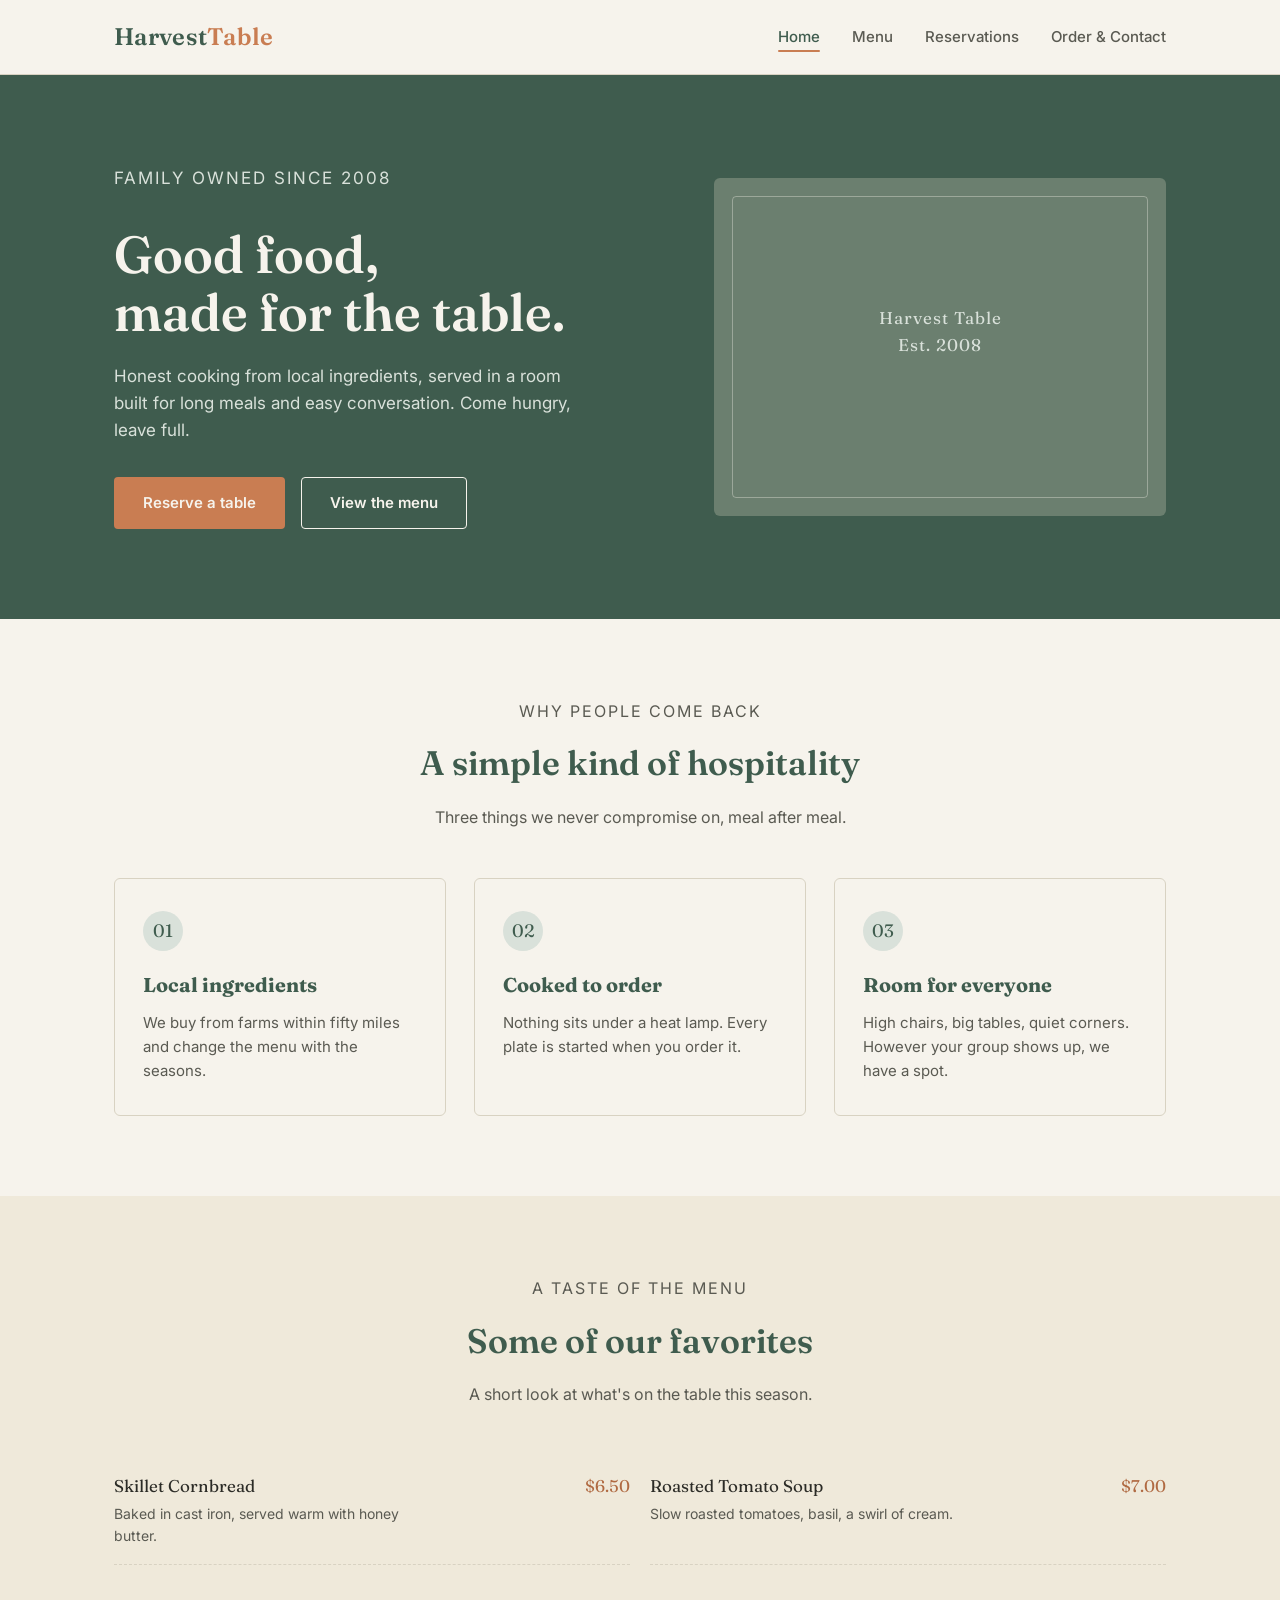
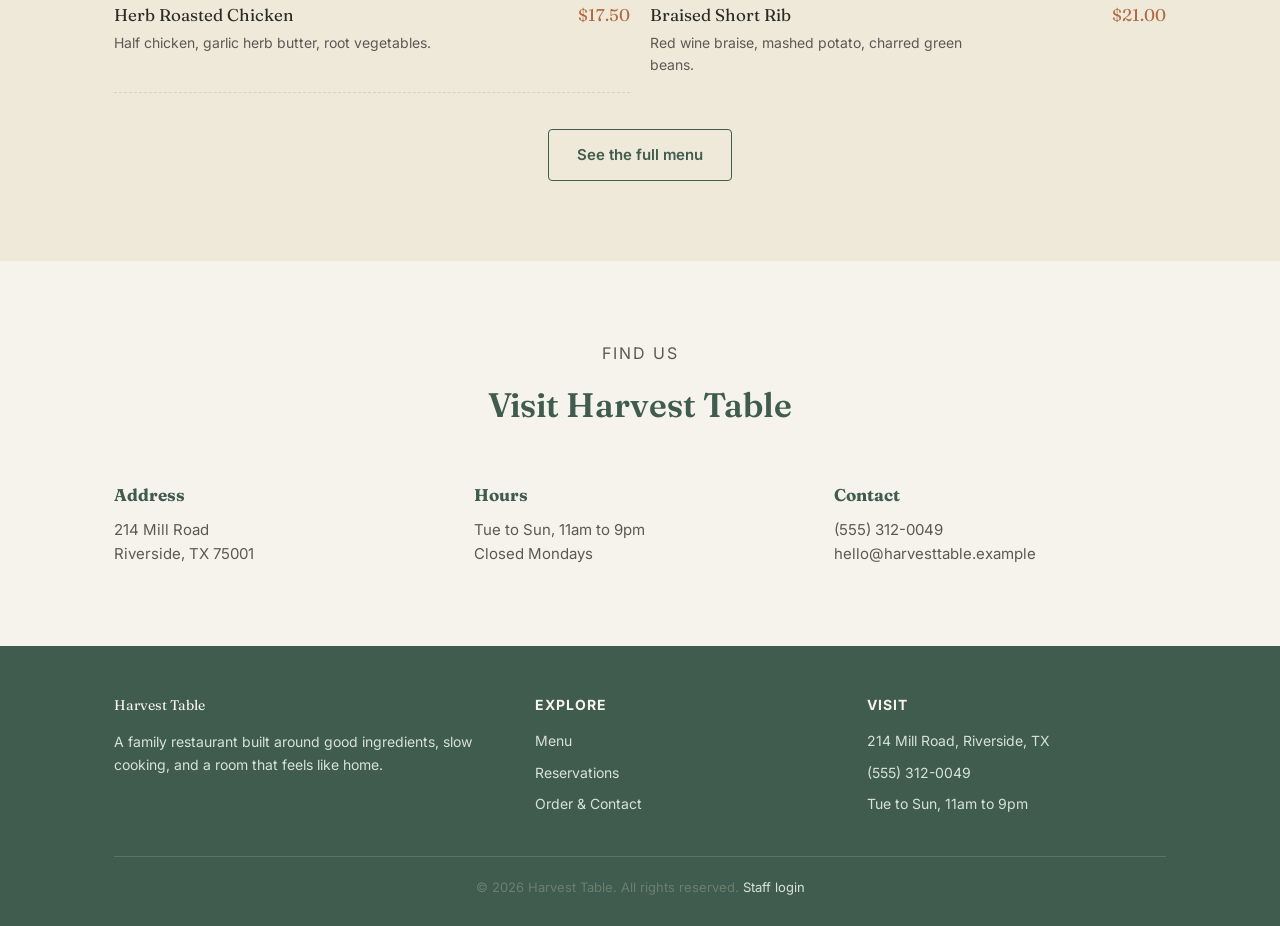
<file: index.html>
<!DOCTYPE html>
<html lang="en">
<head>
<meta charset="UTF-8" />
<meta name="viewport" content="width=device-width, initial-scale=1.0" />
<title>Harvest Table | Family Restaurant</title>
<link rel="preconnect" href="https://fonts.googleapis.com" />
<link href="https://fonts.googleapis.com/css2?family=Fraunces:wght@500;600;700&family=Inter:wght@400;500;600&display=swap" rel="stylesheet" />
<link rel="stylesheet" href="css/style.css" />
<link rel="icon" href="/images/favicon.png">
</head>
<body>

<header class="site-header">
  <div class="wrap">
    <a href="index.html" class="brand">Harvest<span>Table</span></a>
    <nav class="main-nav">
      <ul>
        <li><a href="index.html" class="active">Home</a></li>
        <li><a href="menu.html">Menu</a></li>
        <li><a href="reservations.html">Reservations</a></li>
        <li><a href="contact.html">Order &amp; Contact</a></li>
      </ul>
    </nav>
    <button class="nav-toggle" aria-label="Toggle menu">
      <span></span>
      <span></span>
      <span></span>
    </button>
  </div>
</header>

<section class="hero">
  <div class="wrap">
    <div class="hero-copy">
      <p class="hero-eyebrow">Family owned since 2008</p>
      <h1>Good food,<br />made for the table.</h1>
      <p>Honest cooking from local ingredients, served in a room built for long meals and easy conversation. Come hungry, leave full.</p>
      <div class="hero-actions">
        <a href="reservations.html" class="btn btn-primary">Reserve a table</a>
        <a href="menu.html" class="btn btn-outline">View the menu</a>
      </div>
    </div>
    <div class="hero-art">
      <div class="hero-art-frame"></div>
      <p class="hero-art-mark">Harvest Table<br />Est. 2008</p>
    </div>
  </div>
</section>

<section class="section">
  <div class="wrap">
    <div class="section-header">
      <p class="section-eyebrow">Why people come back</p>
      <h2>A simple kind of hospitality</h2>
      <p>Three things we never compromise on, meal after meal.</p>
    </div>
    <div class="highlight-grid">
      <div class="highlight-card">
        <div class="icon-mark">01</div>
        <h3>Local ingredients</h3>
        <p>We buy from farms within fifty miles and change the menu with the seasons.</p>
      </div>
      <div class="highlight-card">
        <div class="icon-mark">02</div>
        <h3>Cooked to order</h3>
        <p>Nothing sits under a heat lamp. Every plate is started when you order it.</p>
      </div>
      <div class="highlight-card">
        <div class="icon-mark">03</div>
        <h3>Room for everyone</h3>
        <p>High chairs, big tables, quiet corners. However your group shows up, we have a spot.</p>
      </div>
    </div>
  </div>
</section>

<section class="section section-alt">
  <div class="wrap">
    <div class="section-header">
      <p class="section-eyebrow">A taste of the menu</p>
      <h2>Some of our favorites</h2>
      <p>A short look at what's on the table this season.</p>
    </div>
    <div class="menu-card-preview" id="home-menu-preview">
      <!-- filled by JS below -->
    </div>
    <div style="text-align:center; margin-top:36px;">
      <a href="menu.html" class="btn btn-outline">See the full menu</a>
    </div>
  </div>
</section>

<section class="section">
  <div class="wrap">
    <div class="section-header">
      <p class="section-eyebrow">Find us</p>
      <h2>Visit Harvest Table</h2>
    </div>
    <div class="info-grid">
      <div class="info-block">
        <h4>Address</h4>
        <p>214 Mill Road<br />Riverside, TX 75001</p>
      </div>
      <div class="info-block">
        <h4>Hours</h4>
        <p>Tue to Sun, 11am to 9pm<br />Closed Mondays</p>
      </div>
      <div class="info-block">
        <h4>Contact</h4>
        <p>(555) 312-0049<br />hello@harvesttable.example</p>
      </div>
    </div>
  </div>
</section>

<footer class="site-footer">
  <div class="wrap">
    <div class="footer-grid">
      <div>
        <p class="footer-brand">Harvest Table</p>
        <p>A family restaurant built around good ingredients, slow cooking, and a room that feels like home.</p>
      </div>
      <div>
        <h5>Explore</h5>
        <ul>
          <li><a href="menu.html">Menu</a></li>
          <li><a href="reservations.html">Reservations</a></li>
          <li><a href="contact.html">Order &amp; Contact</a></li>
        </ul>
      </div>
      <div>
        <h5>Visit</h5>
        <ul>
          <li>214 Mill Road, Riverside, TX</li>
          <li>(555) 312-0049</li>
          <li>Tue to Sun, 11am to 9pm</li>
        </ul>
      </div>
    </div>
    <div class="footer-bottom">
      <p>&copy; 2026 Harvest Table. All rights reserved. <a href="admin/login.html">Staff login</a></p>
    </div>
  </div>
</footer>

<script src="js/data.js"></script>
<script src="js/main.js"></script>
<script>
  function renderHomeMenuPreview() {
    const container = document.getElementById("home-menu-preview");
    const items = getAvailableMenu().slice(0, 4);
    container.innerHTML = "";
    items.forEach(function (item) {
      const line = document.createElement("div");
      line.className = "menu-line";
      line.innerHTML =
        '<div>' +
          '<div class="menu-line-name">' + item.name + '</div>' +
          '<div class="menu-line-desc">' + item.description + '</div>' +
        '</div>' +
        '<div class="menu-line-price">$' + item.price.toFixed(2) + '</div>';
      container.appendChild(line);
    });
  }

  document.addEventListener("DOMContentLoaded", renderHomeMenuPreview);
</script>

</body>
</html>
</file>
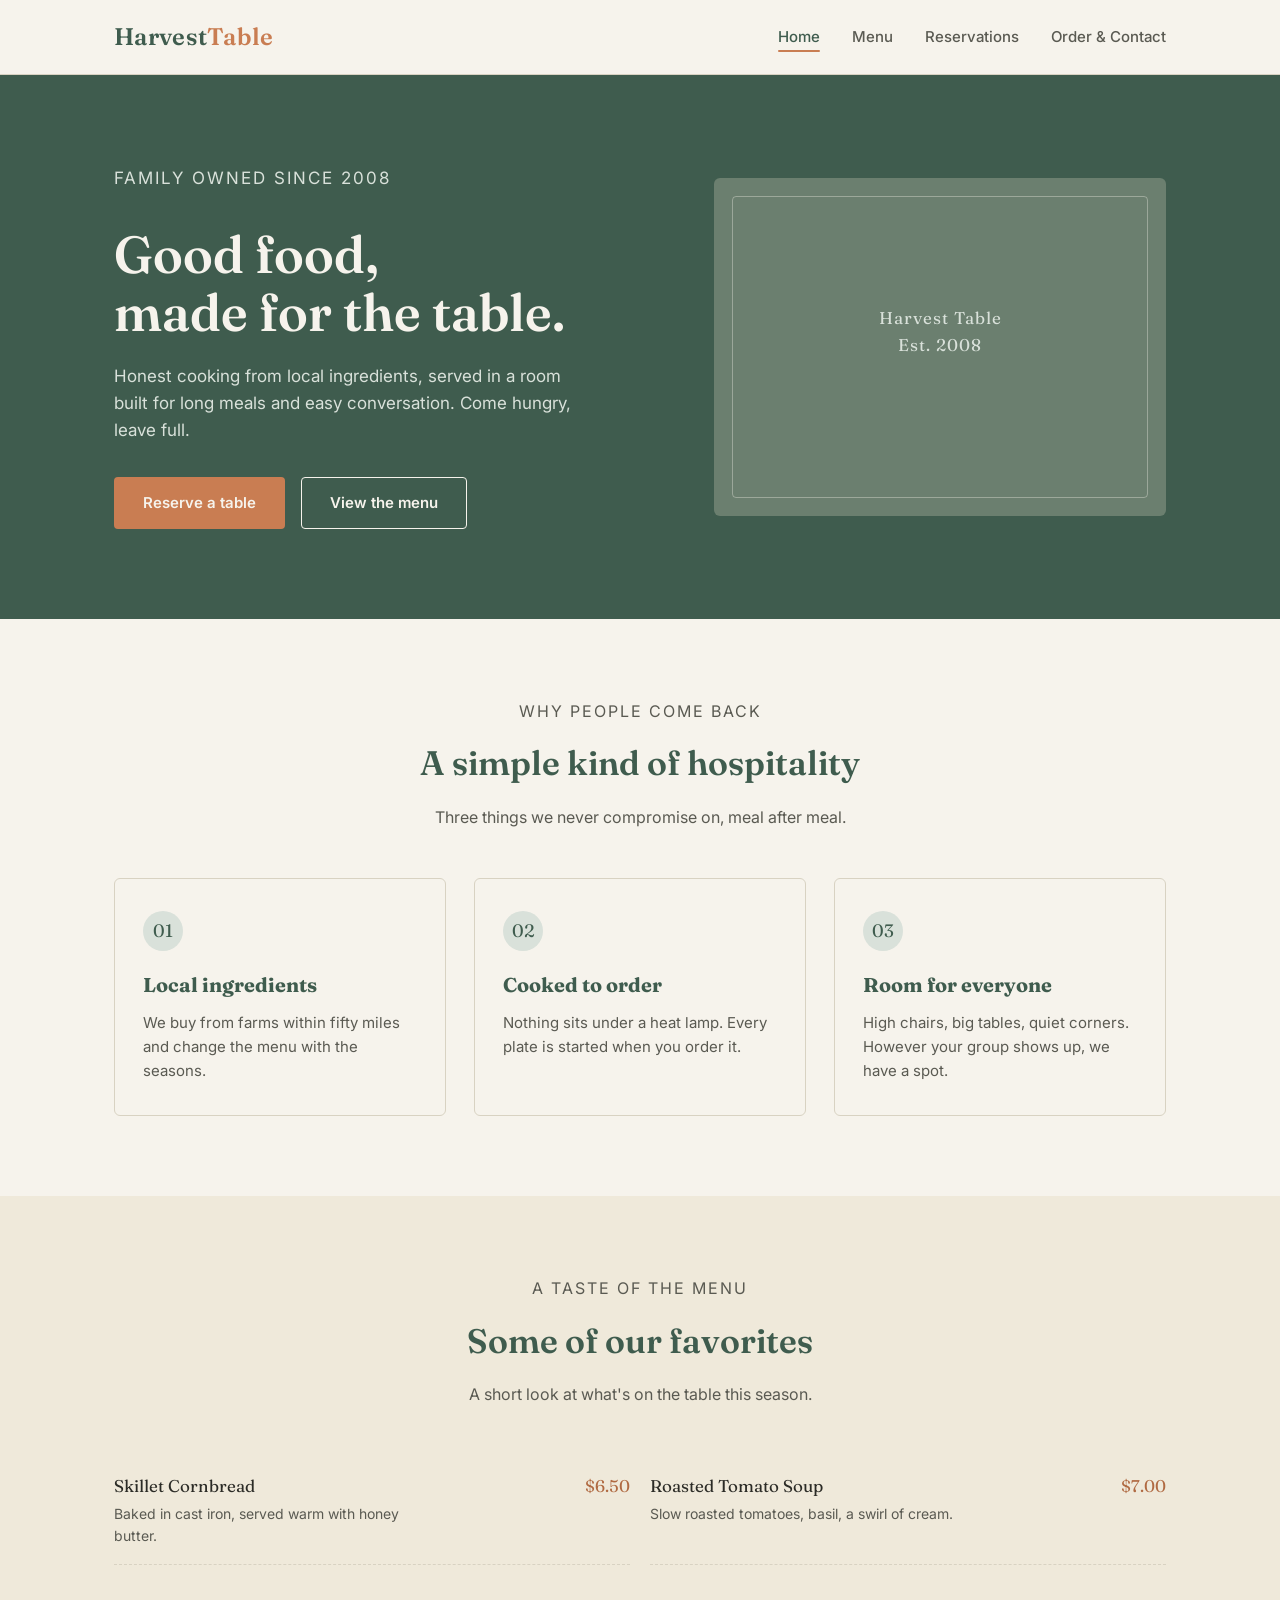
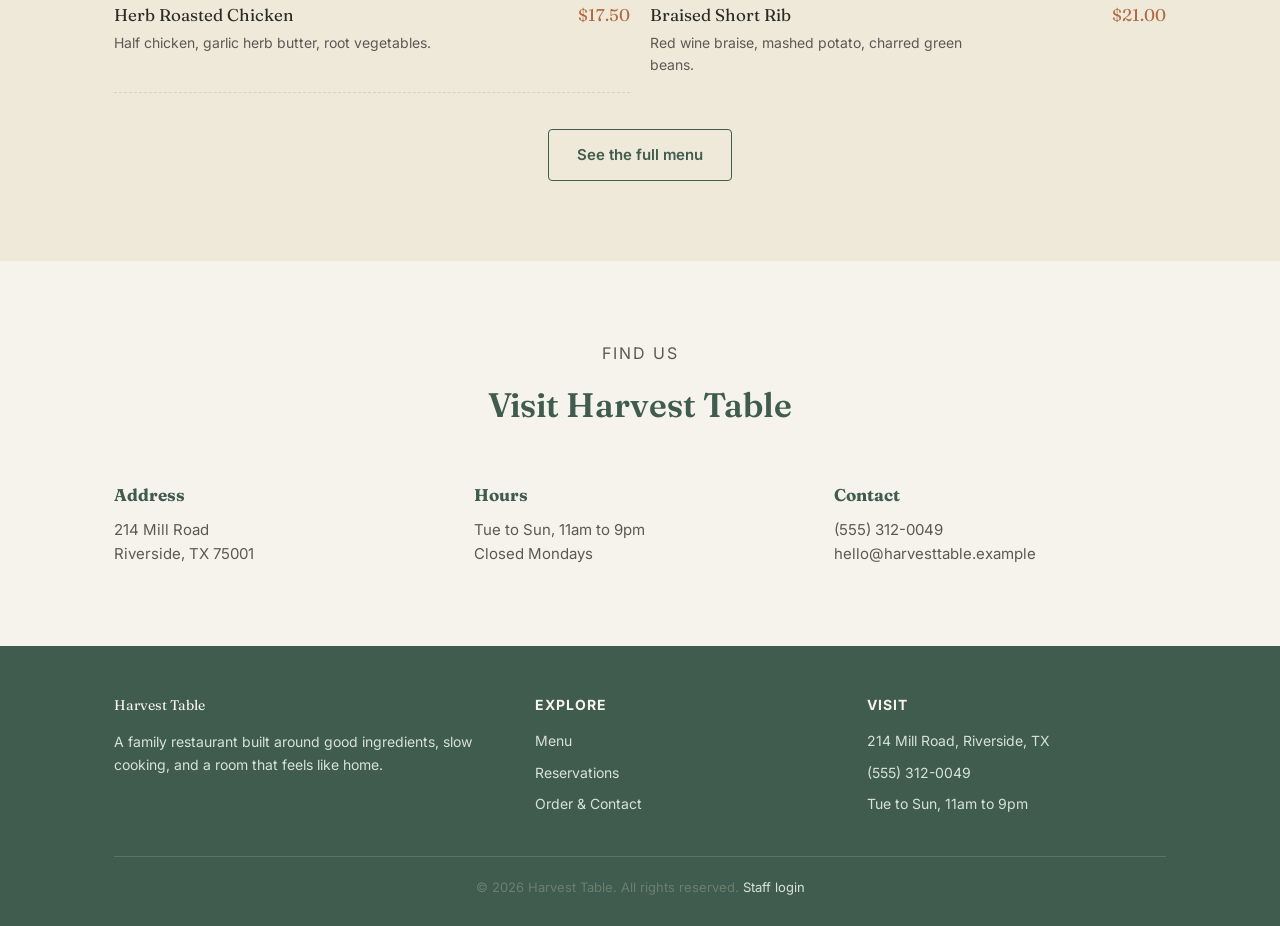
<file: harvest-table/index.html>
<!DOCTYPE html>
<html lang="en">
<head>
<meta charset="UTF-8" />
<meta name="viewport" content="width=device-width, initial-scale=1.0" />
<title>Harvest Table | Family Restaurant</title>
<link rel="preconnect" href="https://fonts.googleapis.com" />
<link href="https://fonts.googleapis.com/css2?family=Fraunces:wght@500;600;700&family=Inter:wght@400;500;600&display=swap" rel="stylesheet" />
<link rel="stylesheet" href="css/style.css" />
</head>
<body>

<header class="site-header">
  <div class="wrap">
    <a href="index.html" class="brand">Harvest<span>Table</span></a>
    <nav class="main-nav">
      <ul>
        <li><a href="index.html" class="active">Home</a></li>
        <li><a href="menu.html">Menu</a></li>
        <li><a href="reservations.html">Reservations</a></li>
        <li><a href="contact.html">Order &amp; Contact</a></li>
      </ul>
    </nav>
    <button class="nav-toggle" aria-label="Toggle menu">
      <span></span>
      <span></span>
      <span></span>
    </button>
  </div>
</header>

<section class="hero">
  <div class="wrap">
    <div class="hero-copy">
      <p class="hero-eyebrow">Family owned since 2008</p>
      <h1>Good food,<br />made for the table.</h1>
      <p>Honest cooking from local ingredients, served in a room built for long meals and easy conversation. Come hungry, leave full.</p>
      <div class="hero-actions">
        <a href="reservations.html" class="btn btn-primary">Reserve a table</a>
        <a href="menu.html" class="btn btn-outline">View the menu</a>
      </div>
    </div>
    <div class="hero-art">
      <div class="hero-art-frame"></div>
      <p class="hero-art-mark">Harvest Table<br />Est. 2008</p>
    </div>
  </div>
</section>

<section class="section">
  <div class="wrap">
    <div class="section-header">
      <p class="section-eyebrow">Why people come back</p>
      <h2>A simple kind of hospitality</h2>
      <p>Three things we never compromise on, meal after meal.</p>
    </div>
    <div class="highlight-grid">
      <div class="highlight-card">
        <div class="icon-mark">01</div>
        <h3>Local ingredients</h3>
        <p>We buy from farms within fifty miles and change the menu with the seasons.</p>
      </div>
      <div class="highlight-card">
        <div class="icon-mark">02</div>
        <h3>Cooked to order</h3>
        <p>Nothing sits under a heat lamp. Every plate is started when you order it.</p>
      </div>
      <div class="highlight-card">
        <div class="icon-mark">03</div>
        <h3>Room for everyone</h3>
        <p>High chairs, big tables, quiet corners. However your group shows up, we have a spot.</p>
      </div>
    </div>
  </div>
</section>

<section class="section section-alt">
  <div class="wrap">
    <div class="section-header">
      <p class="section-eyebrow">A taste of the menu</p>
      <h2>Some of our favorites</h2>
      <p>A short look at what's on the table this season.</p>
    </div>
    <div class="menu-card-preview" id="home-menu-preview">
      <!-- filled by JS below -->
    </div>
    <div style="text-align:center; margin-top:36px;">
      <a href="menu.html" class="btn btn-outline">See the full menu</a>
    </div>
  </div>
</section>

<section class="section">
  <div class="wrap">
    <div class="section-header">
      <p class="section-eyebrow">Find us</p>
      <h2>Visit Harvest Table</h2>
    </div>
    <div class="info-grid">
      <div class="info-block">
        <h4>Address</h4>
        <p>214 Mill Road<br />Riverside, TX 75001</p>
      </div>
      <div class="info-block">
        <h4>Hours</h4>
        <p>Tue to Sun, 11am to 9pm<br />Closed Mondays</p>
      </div>
      <div class="info-block">
        <h4>Contact</h4>
        <p>(555) 312-0049<br />hello@harvesttable.example</p>
      </div>
    </div>
  </div>
</section>

<footer class="site-footer">
  <div class="wrap">
    <div class="footer-grid">
      <div>
        <p class="footer-brand">Harvest Table</p>
        <p>A family restaurant built around good ingredients, slow cooking, and a room that feels like home.</p>
      </div>
      <div>
        <h5>Explore</h5>
        <ul>
          <li><a href="menu.html">Menu</a></li>
          <li><a href="reservations.html">Reservations</a></li>
          <li><a href="contact.html">Order &amp; Contact</a></li>
        </ul>
      </div>
      <div>
        <h5>Visit</h5>
        <ul>
          <li>214 Mill Road, Riverside, TX</li>
          <li>(555) 312-0049</li>
          <li>Tue to Sun, 11am to 9pm</li>
        </ul>
      </div>
    </div>
    <div class="footer-bottom">
      <p>&copy; 2026 Harvest Table. All rights reserved. <a href="admin/login.html">Staff login</a></p>
    </div>
  </div>
</footer>

<script src="js/data.js"></script>
<script src="js/main.js"></script>
<script>
  function renderHomeMenuPreview() {
    const container = document.getElementById("home-menu-preview");
    const items = getAvailableMenu().slice(0, 4);
    container.innerHTML = "";
    items.forEach(function (item) {
      const line = document.createElement("div");
      line.className = "menu-line";
      line.innerHTML =
        '<div>' +
          '<div class="menu-line-name">' + item.name + '</div>' +
          '<div class="menu-line-desc">' + item.description + '</div>' +
        '</div>' +
        '<div class="menu-line-price">$' + item.price.toFixed(2) + '</div>';
      container.appendChild(line);
    });
  }

  document.addEventListener("DOMContentLoaded", renderHomeMenuPreview);
</script>

</body>
</html>
</file>
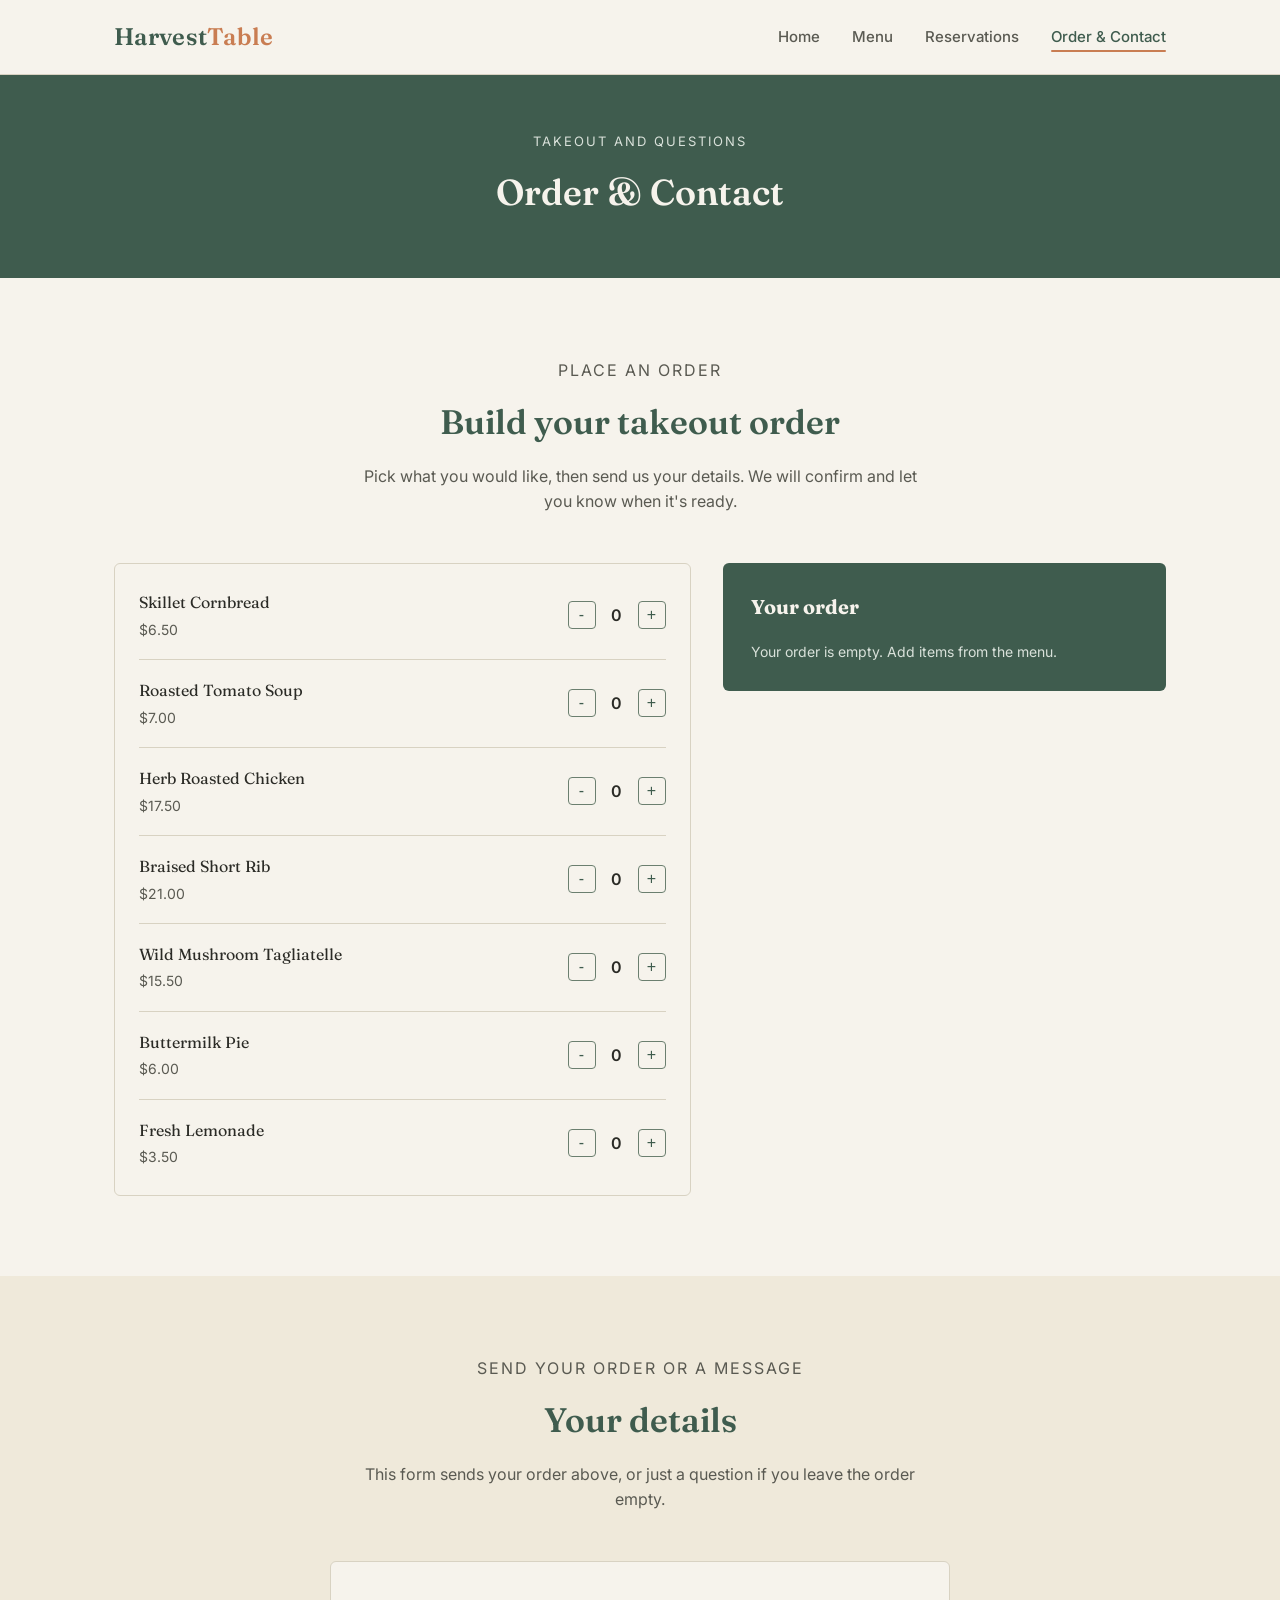
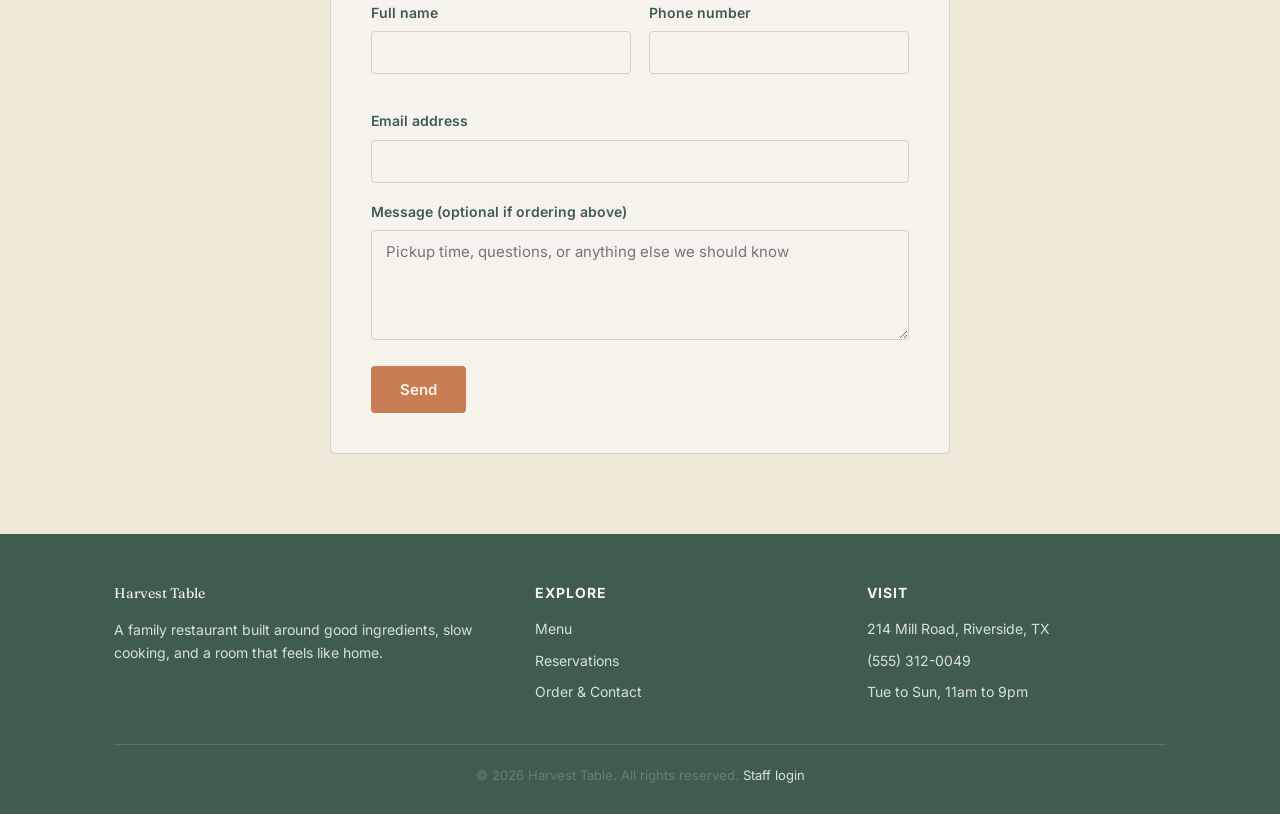
<file: contact.html>
<!DOCTYPE html>
<html lang="en">
<head>
<meta charset="UTF-8" />
<meta name="viewport" content="width=device-width, initial-scale=1.0" />
<title>Order &amp; Contact | Harvest Table</title>
<link rel="preconnect" href="https://fonts.googleapis.com" />
<link href="https://fonts.googleapis.com/css2?family=Fraunces:wght@500;600;700&family=Inter:wght@400;500;600&display=swap" rel="stylesheet" />
<link rel="stylesheet" href="css/style.css" />
<link rel="icon" href="/images/favicon.png">

</head>
<body>

<header class="site-header">
  <div class="wrap">
    <a href="index.html" class="brand">Harvest<span>Table</span></a>
    <nav class="main-nav">
      <ul>
        <li><a href="index.html">Home</a></li>
        <li><a href="menu.html">Menu</a></li>
        <li><a href="reservations.html">Reservations</a></li>
        <li><a href="contact.html" class="active">Order &amp; Contact</a></li>
      </ul>
    </nav>
    <button class="nav-toggle" aria-label="Toggle menu">
      <span></span>
      <span></span>
      <span></span>
    </button>
  </div>
</header>

<section class="page-banner">
  <div class="wrap">
    <p class="section-eyebrow">Takeout and questions</p>
    <h1>Order &amp; Contact</h1>
  </div>
</section>

<section class="section">
  <div class="wrap">
    <div class="section-header">
      <p class="section-eyebrow">Place an order</p>
      <h2>Build your takeout order</h2>
      <p>Pick what you would like, then send us your details. We will confirm and let you know when it's ready.</p>
    </div>

    <div class="order-builder">
      <div class="order-menu-list" id="order-menu-list">
        <!-- filled by JS below -->
      </div>

      <div class="order-summary">
        <h3>Your order</h3>
        <div id="order-summary-content">
          <p class="order-summary-empty">Your order is empty. Add items from the menu.</p>
        </div>
      </div>
    </div>
  </div>
</section>

<section class="section section-alt">
  <div class="wrap">
    <div class="section-header">
      <p class="section-eyebrow">Send your order or a message</p>
      <h2>Your details</h2>
      <p>This form sends your order above, or just a question if you leave the order empty.</p>
    </div>

    <div class="form-card">

      <div class="form-success" id="contact-success">
        Thank you. We have received your message and will be in touch soon.
      </div>

      <form id="contact-form">
        <div class="form-row">
          <div class="form-group">
            <label for="contact-name">Full name</label>
            <input type="text" id="contact-name" required />
          </div>
          <div class="form-group">
            <label for="contact-phone">Phone number</label>
            <input type="tel" id="contact-phone" required />
          </div>
        </div>

        <div class="form-group">
          <label for="contact-email">Email address</label>
          <input type="email" id="contact-email" required />
        </div>

        <div class="form-group">
          <label for="contact-message">Message (optional if ordering above)</label>
          <textarea id="contact-message" placeholder="Pickup time, questions, or anything else we should know"></textarea>
        </div>

        <button type="submit" class="btn btn-primary">Send</button>
      </form>

    </div>
  </div>
</section>

<footer class="site-footer">
  <div class="wrap">
    <div class="footer-grid">
      <div>
        <p class="footer-brand">Harvest Table</p>
        <p>A family restaurant built around good ingredients, slow cooking, and a room that feels like home.</p>
      </div>
      <div>
        <h5>Explore</h5>
        <ul>
          <li><a href="menu.html">Menu</a></li>
          <li><a href="reservations.html">Reservations</a></li>
          <li><a href="contact.html">Order &amp; Contact</a></li>
        </ul>
      </div>
      <div>
        <h5>Visit</h5>
        <ul>
          <li>214 Mill Road, Riverside, TX</li>
          <li>(555) 312-0049</li>
          <li>Tue to Sun, 11am to 9pm</li>
        </ul>
      </div>
    </div>
    <div class="footer-bottom">
      <p>&copy; 2026 Harvest Table. All rights reserved. <a href="admin/login.html">Staff login</a></p>
    </div>
  </div>
</footer>

<script src="js/data.js"></script>
<script src="js/main.js"></script>
<script>
  let currentOrder = {};

  function renderOrderMenuList() {
    const container = document.getElementById("order-menu-list");
    const items = getAvailableMenu();
    container.innerHTML = "";

    items.forEach(function (item) {
      const row = document.createElement("div");
      row.className = "order-menu-row";

      const qty = currentOrder[item.id] ? currentOrder[item.id].qty : 0;

      row.innerHTML =
        '<div>' +
          '<div class="order-menu-row-name">' + item.name + '</div>' +
          '<div class="order-menu-row-price">$' + item.price.toFixed(2) + '</div>' +
        '</div>' +
        '<div class="qty-control">' +
          '<button type="button" class="qty-btn" data-action="dec" data-id="' + item.id + '">-</button>' +
          '<span class="qty-value" id="qty-' + item.id + '">' + qty + '</span>' +
          '<button type="button" class="qty-btn" data-action="inc" data-id="' + item.id + '">+</button>' +
        '</div>';

      container.appendChild(row);
    });

    container.querySelectorAll(".qty-btn").forEach(function (button) {
      button.addEventListener("click", function () {
        const id = button.getAttribute("data-id");
        const action = button.getAttribute("data-action");
        const item = items.find(function (m) { return m.id === id; });
        if (!item) return;

        if (!currentOrder[id]) {
          currentOrder[id] = { name: item.name, price: item.price, qty: 0 };
        }

        if (action === "inc") {
          currentOrder[id].qty += 1;
        } else if (action === "dec" && currentOrder[id].qty > 0) {
          currentOrder[id].qty -= 1;
        }

        if (currentOrder[id].qty === 0) {
          delete currentOrder[id];
        }

        document.getElementById("qty-" + id).textContent = currentOrder[id] ? currentOrder[id].qty : 0;
        renderOrderSummary();
      });
    });
  }

  function renderOrderSummary() {
    const container = document.getElementById("order-summary-content");
    const ids = Object.keys(currentOrder);

    if (ids.length === 0) {
      container.innerHTML = '<p class="order-summary-empty">Your order is empty. Add items from the menu.</p>';
      return;
    }

    let total = 0;
    let html = "";

    ids.forEach(function (id) {
      const line = currentOrder[id];
      const lineTotal = line.price * line.qty;
      total += lineTotal;
      html +=
        '<div class="order-summary-row">' +
          '<span>' + line.qty + ' x ' + line.name + '</span>' +
          '<span>$' + lineTotal.toFixed(2) + '</span>' +
        '</div>';
    });

    html += '<div class="order-summary-total"><span>Total</span><span>$' + total.toFixed(2) + '</span></div>';
    container.innerHTML = html;
  }

  function setupContactForm() {
    const form = document.getElementById("contact-form");
    const successBox = document.getElementById("contact-success");

    form.addEventListener("submit", function (event) {
      event.preventDefault();

      const orderIds = Object.keys(currentOrder);
      const hasOrder = orderIds.length > 0;
      const message = document.getElementById("contact-message").value.trim();

      const contactDetails = {
        name: document.getElementById("contact-name").value.trim(),
        phone: document.getElementById("contact-phone").value.trim(),
        email: document.getElementById("contact-email").value.trim(),
        message: message
      };

      if (hasOrder) {
        let total = 0;
        const items = orderIds.map(function (id) {
          const line = currentOrder[id];
          total += line.price * line.qty;
          return { name: line.name, qty: line.qty, price: line.price };
        });

        addOrder({
          customerName: contactDetails.name,
          phone: contactDetails.phone,
          email: contactDetails.email,
          items: items,
          total: total,
          notes: message
        });
      } else {
        if (!message) {
          alert("Please add items to your order or write a message before sending.");
          return;
        }
        addMessage(contactDetails);
      }

      successBox.classList.add("visible");
      successBox.scrollIntoView({ behavior: "smooth", block: "start" });

      form.reset();
      currentOrder = {};
      renderOrderMenuList();
      renderOrderSummary();
    });
  }

  document.addEventListener("DOMContentLoaded", function () {
    renderOrderMenuList();
    renderOrderSummary();
    setupContactForm();
  });
</script>

</body>
</html>
</file>
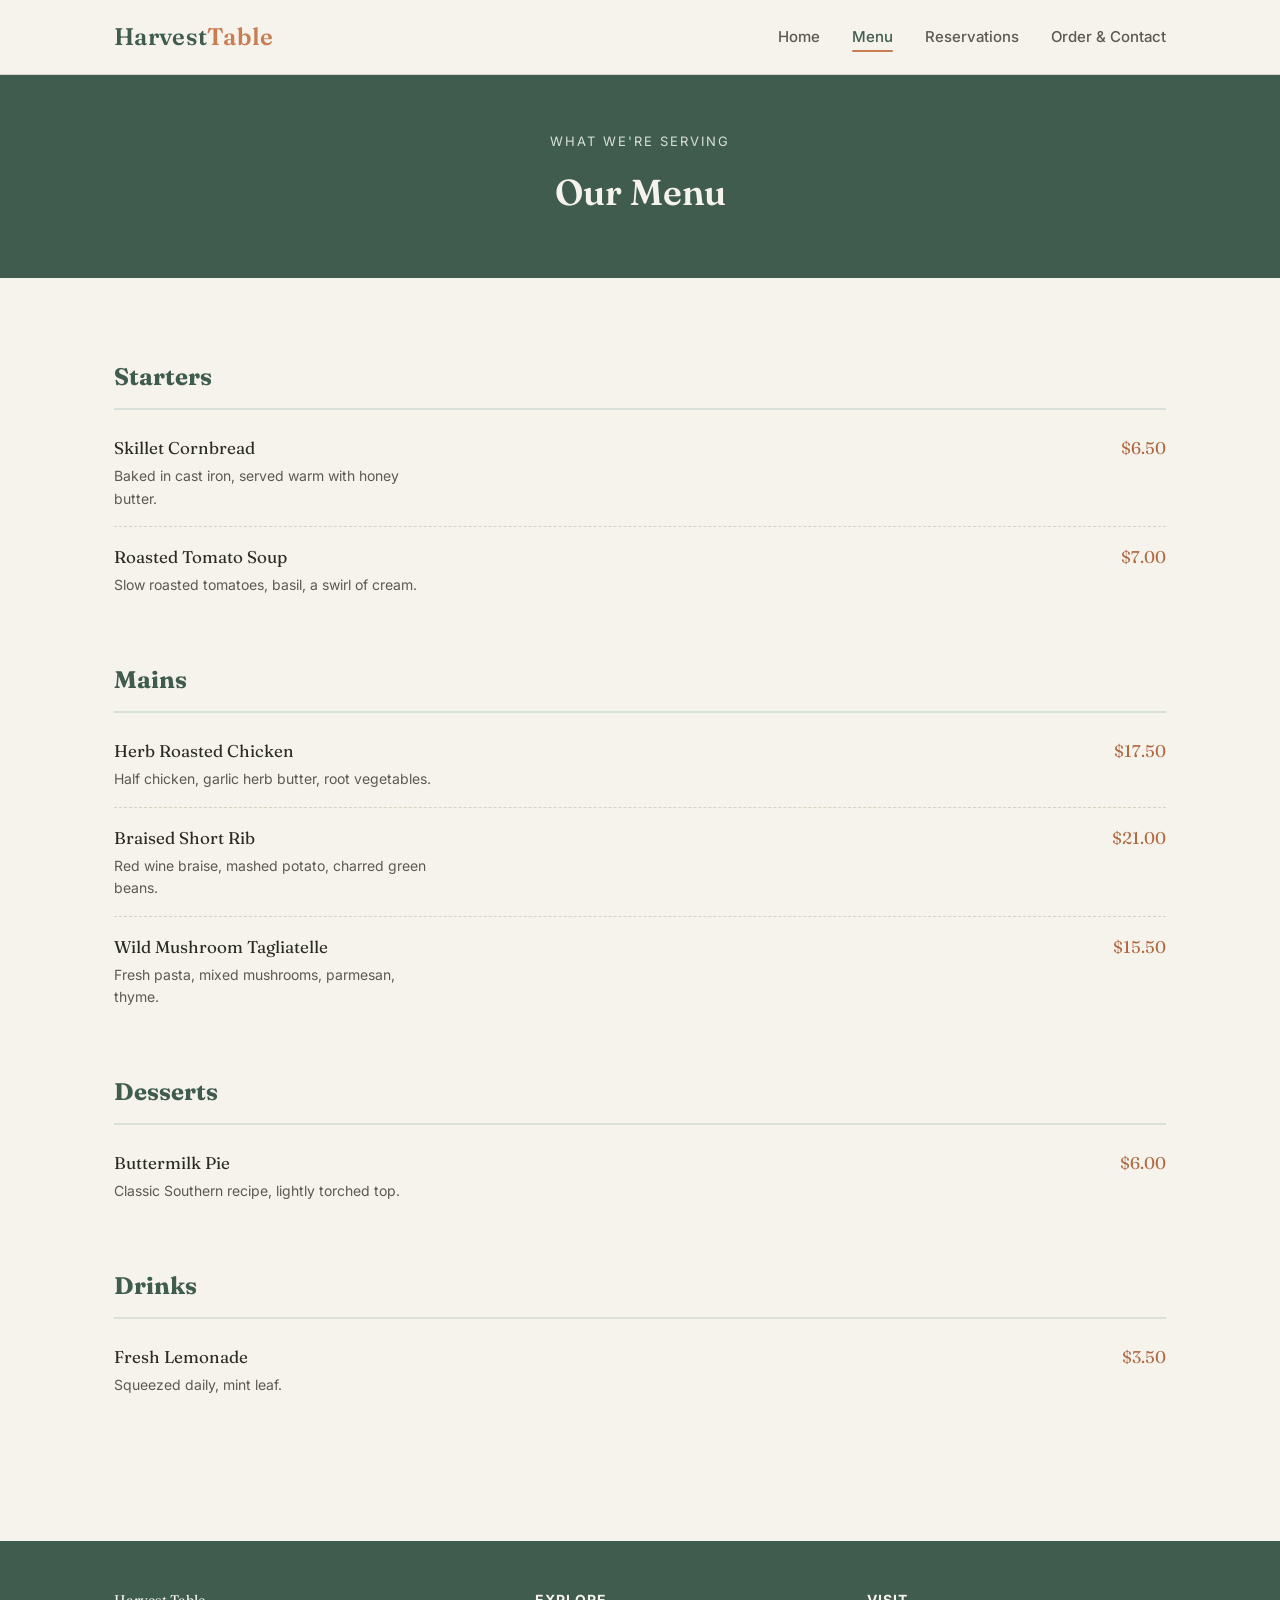
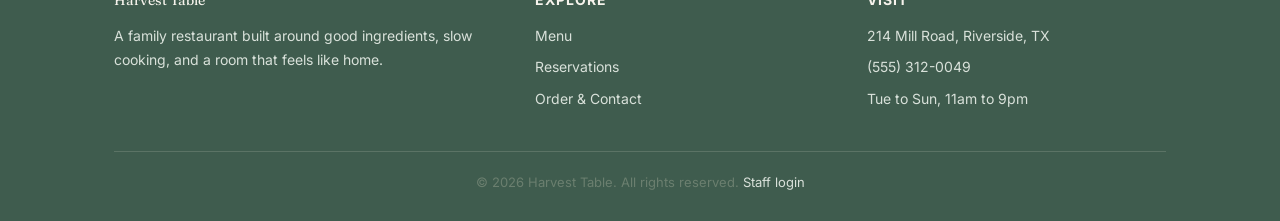
<file: menu.html>
<!DOCTYPE html>
<html lang="en">
<head>
<meta charset="UTF-8" />
<meta name="viewport" content="width=device-width, initial-scale=1.0" />
<title>Menu | Harvest Table</title>
<link rel="preconnect" href="https://fonts.googleapis.com" />
<link href="https://fonts.googleapis.com/css2?family=Fraunces:wght@500;600;700&family=Inter:wght@400;500;600&display=swap" rel="stylesheet" />
<link rel="stylesheet" href="css/style.css" />
<link rel="icon" href="/images/favicon.png">

</head>
<body>

<header class="site-header">
  <div class="wrap">
    <a href="index.html" class="brand">Harvest<span>Table</span></a>
    <nav class="main-nav">
      <ul>
        <li><a href="index.html">Home</a></li>
        <li><a href="menu.html" class="active">Menu</a></li>
        <li><a href="reservations.html">Reservations</a></li>
        <li><a href="contact.html">Order &amp; Contact</a></li>
      </ul>
    </nav>
    <button class="nav-toggle" aria-label="Toggle menu">
      <span></span>
      <span></span>
      <span></span>
    </button>
  </div>
</header>

<section class="page-banner">
  <div class="wrap">
    <p class="section-eyebrow">What we're serving</p>
    <h1>Our Menu</h1>
  </div>
</section>

<section class="section">
  <div class="wrap">
    <div id="menu-content">
      <!-- filled by JS below -->
    </div>
  </div>
</section>

<footer class="site-footer">
  <div class="wrap">
    <div class="footer-grid">
      <div>
        <p class="footer-brand">Harvest Table</p>
        <p>A family restaurant built around good ingredients, slow cooking, and a room that feels like home.</p>
      </div>
      <div>
        <h5>Explore</h5>
        <ul>
          <li><a href="menu.html">Menu</a></li>
          <li><a href="reservations.html">Reservations</a></li>
          <li><a href="contact.html">Order &amp; Contact</a></li>
        </ul>
      </div>
      <div>
        <h5>Visit</h5>
        <ul>
          <li>214 Mill Road, Riverside, TX</li>
          <li>(555) 312-0049</li>
          <li>Tue to Sun, 11am to 9pm</li>
        </ul>
      </div>
    </div>
    <div class="footer-bottom">
      <p>&copy; 2026 Harvest Table. All rights reserved. <a href="admin/login.html">Staff login</a></p>
    </div>
  </div>
</footer>

<script src="js/data.js"></script>
<script src="js/main.js"></script>
<script>
  function renderMenuPage() {
    const container = document.getElementById("menu-content");
    const items = getAvailableMenu();

    if (items.length === 0) {
      container.innerHTML = '<p style="text-align:center; color:var(--ink-soft);">The menu is being updated. Please check back shortly.</p>';
      return;
    }

    const categories = [];
    items.forEach(function (item) {
      if (categories.indexOf(item.category) === -1) {
        categories.push(item.category);
      }
    });

    container.innerHTML = "";
    categories.forEach(function (category) {
      const block = document.createElement("div");
      block.className = "menu-category-block";

      const heading = document.createElement("h3");
      heading.textContent = category;
      block.appendChild(heading);

      const categoryItems = items.filter(function (item) {
        return item.category === category;
      });

      categoryItems.forEach(function (item) {
        const line = document.createElement("div");
        line.className = "menu-line";
        line.innerHTML =
          '<div>' +
            '<div class="menu-line-name">' + item.name + '</div>' +
            '<div class="menu-line-desc">' + item.description + '</div>' +
          '</div>' +
          '<div class="menu-line-price">$' + item.price.toFixed(2) + '</div>';
        block.appendChild(line);
      });

      container.appendChild(block);
    });
  }

  document.addEventListener("DOMContentLoaded", renderMenuPage);
</script>

</body>
</html>
</file>
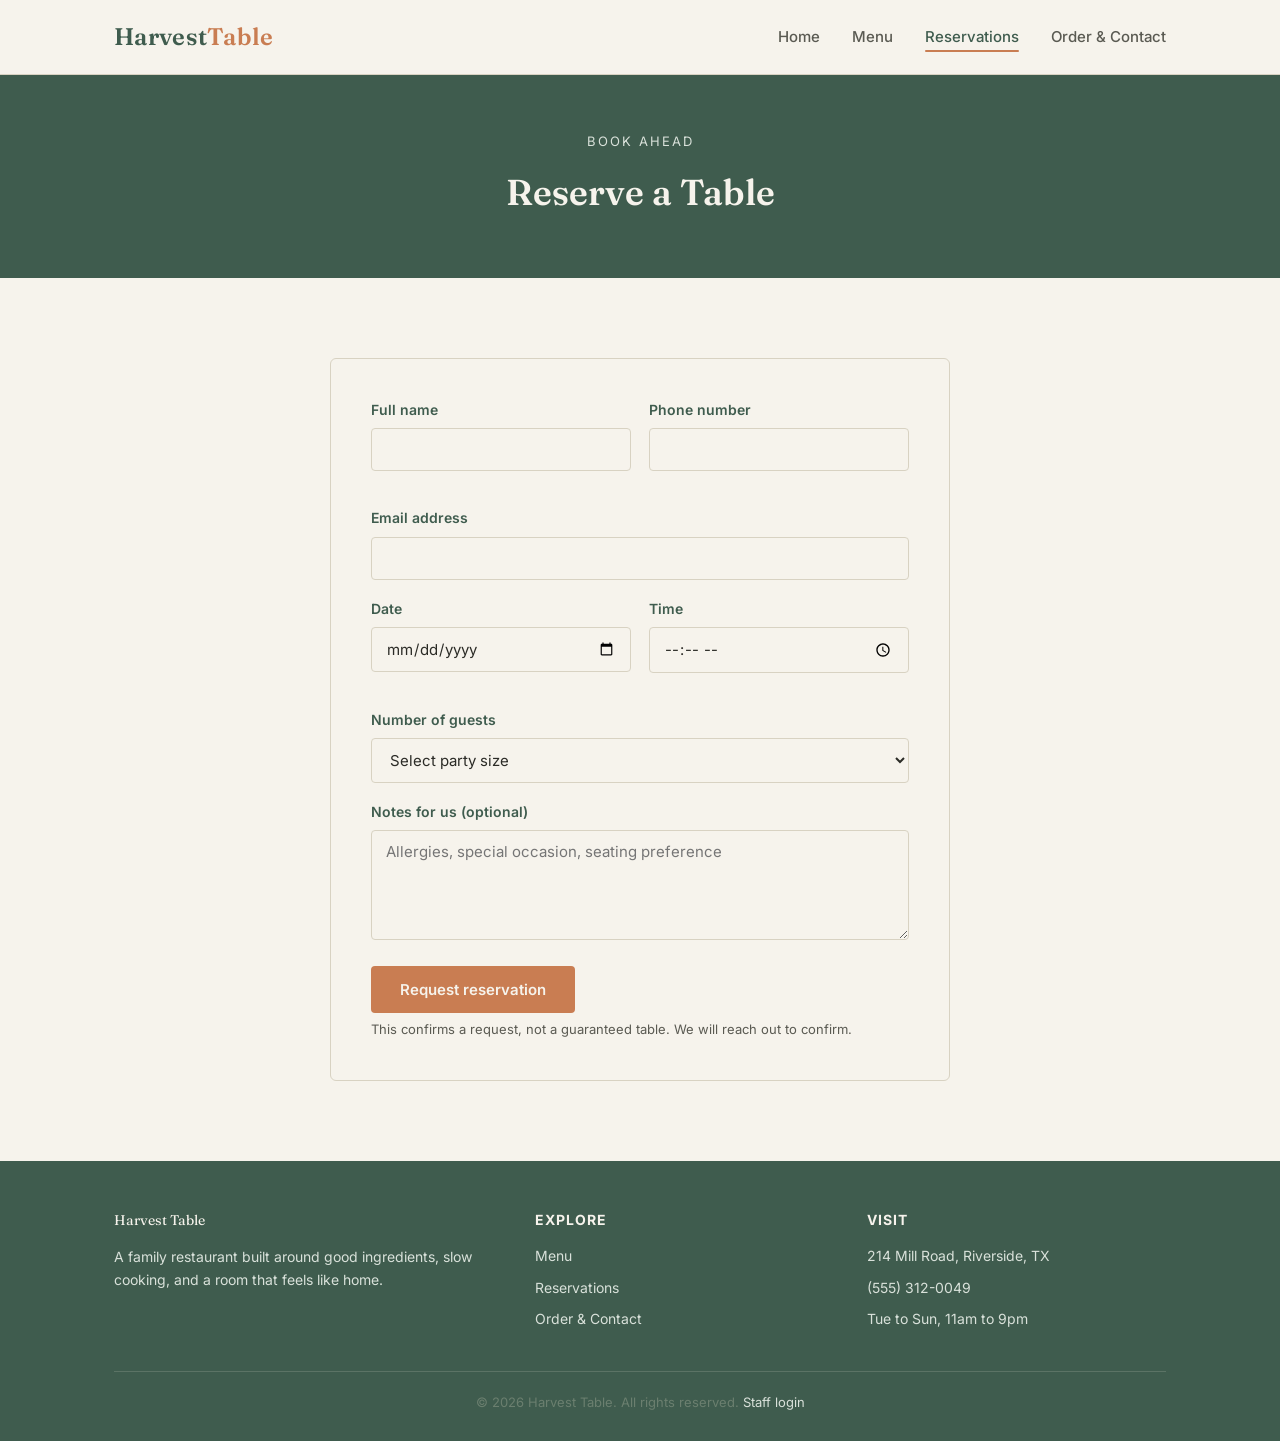
<file: reservations.html>
<!DOCTYPE html>
<html lang="en">
<head>
<meta charset="UTF-8" />
<meta name="viewport" content="width=device-width, initial-scale=1.0" />
<title>Reservations | Harvest Table</title>
<link rel="preconnect" href="https://fonts.googleapis.com" />
<link href="https://fonts.googleapis.com/css2?family=Fraunces:wght@500;600;700&family=Inter:wght@400;500;600&display=swap" rel="stylesheet" />
<link rel="stylesheet" href="css/style.css" />
<link rel="icon" href="/images/favicon.png">

</head>
<body>

<header class="site-header">
  <div class="wrap">
    <a href="index.html" class="brand">Harvest<span>Table</span></a>
    <nav class="main-nav">
      <ul>
        <li><a href="index.html">Home</a></li>
        <li><a href="menu.html">Menu</a></li>
        <li><a href="reservations.html" class="active">Reservations</a></li>
        <li><a href="contact.html">Order &amp; Contact</a></li>
      </ul>
    </nav>
    <button class="nav-toggle" aria-label="Toggle menu">
      <span></span>
      <span></span>
      <span></span>
    </button>
  </div>
</header>

<section class="page-banner">
  <div class="wrap">
    <p class="section-eyebrow">Book ahead</p>
    <h1>Reserve a Table</h1>
  </div>
</section>

<section class="section">
  <div class="wrap">
    <div class="form-card">

      <div class="form-success" id="reservation-success">
        Your table is requested. We will confirm by phone or email shortly.
      </div>

      <form id="reservation-form">
        <div class="form-row">
          <div class="form-group">
            <label for="res-name">Full name</label>
            <input type="text" id="res-name" required />
          </div>
          <div class="form-group">
            <label for="res-phone">Phone number</label>
            <input type="tel" id="res-phone" required />
          </div>
        </div>

        <div class="form-group">
          <label for="res-email">Email address</label>
          <input type="email" id="res-email" required />
        </div>

        <div class="form-row">
          <div class="form-group">
            <label for="res-date">Date</label>
            <input type="date" id="res-date" required />
          </div>
          <div class="form-group">
            <label for="res-time">Time</label>
            <input type="time" id="res-time" required />
          </div>
        </div>

        <div class="form-group">
          <label for="res-guests">Number of guests</label>
          <select id="res-guests" required>
            <option value="">Select party size</option>
            <option value="1">1 guest</option>
            <option value="2">2 guests</option>
            <option value="3">3 guests</option>
            <option value="4">4 guests</option>
            <option value="5">5 guests</option>
            <option value="6">6 guests</option>
            <option value="7+">7 or more guests</option>
          </select>
        </div>

        <div class="form-group">
          <label for="res-notes">Notes for us (optional)</label>
          <textarea id="res-notes" placeholder="Allergies, special occasion, seating preference"></textarea>
        </div>

        <button type="submit" class="btn btn-primary">Request reservation</button>
        <p class="form-note">This confirms a request, not a guaranteed table. We will reach out to confirm.</p>
      </form>

    </div>
  </div>
</section>

<footer class="site-footer">
  <div class="wrap">
    <div class="footer-grid">
      <div>
        <p class="footer-brand">Harvest Table</p>
        <p>A family restaurant built around good ingredients, slow cooking, and a room that feels like home.</p>
      </div>
      <div>
        <h5>Explore</h5>
        <ul>
          <li><a href="menu.html">Menu</a></li>
          <li><a href="reservations.html">Reservations</a></li>
          <li><a href="contact.html">Order &amp; Contact</a></li>
        </ul>
      </div>
      <div>
        <h5>Visit</h5>
        <ul>
          <li>214 Mill Road, Riverside, TX</li>
          <li>(555) 312-0049</li>
          <li>Tue to Sun, 11am to 9pm</li>
        </ul>
      </div>
    </div>
    <div class="footer-bottom">
      <p>&copy; 2026 Harvest Table. All rights reserved. <a href="admin/login.html">Staff login</a></p>
    </div>
  </div>
</footer>

<script src="js/data.js"></script>
<script src="js/main.js"></script>
<script>
  function setupReservationForm() {
    const form = document.getElementById("reservation-form");
    const successBox = document.getElementById("reservation-success");

    form.addEventListener("submit", function (event) {
      event.preventDefault();

      const reservation = {
        name: document.getElementById("res-name").value.trim(),
        phone: document.getElementById("res-phone").value.trim(),
        email: document.getElementById("res-email").value.trim(),
        date: document.getElementById("res-date").value,
        time: document.getElementById("res-time").value,
        guests: document.getElementById("res-guests").value,
        notes: document.getElementById("res-notes").value.trim()
      };

      addReservation(reservation);

      successBox.classList.add("visible");
      form.reset();
      successBox.scrollIntoView({ behavior: "smooth", block: "start" });
    });
  }

  document.addEventListener("DOMContentLoaded", setupReservationForm);
</script>

</body>
</html>
</file>
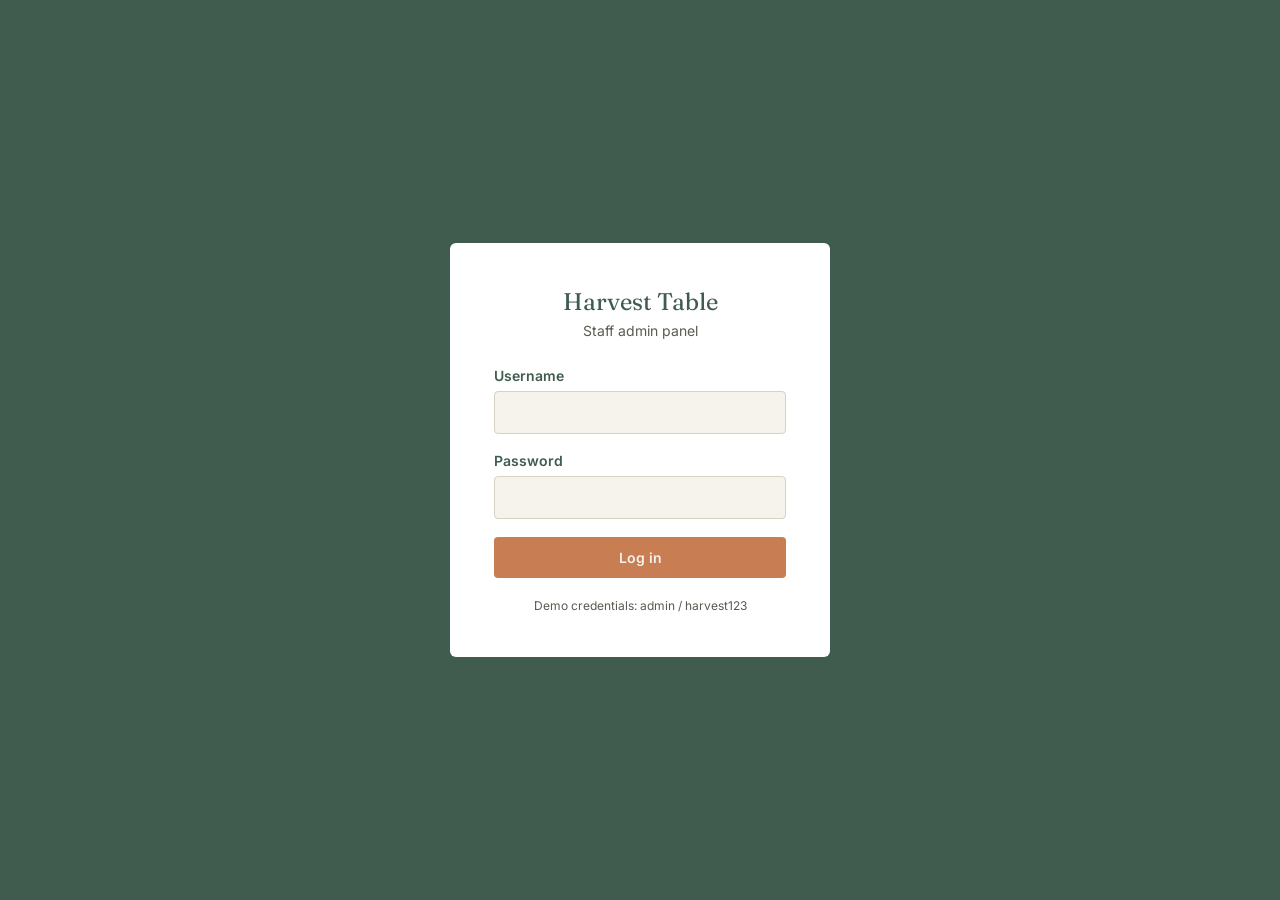
<file: admin/dashboard.html>
<!DOCTYPE html>
<html lang="en">
<head>
<meta charset="UTF-8" />
<meta name="viewport" content="width=device-width, initial-scale=1.0" />
<title>Admin Dashboard | Harvest Table</title>
<link rel="preconnect" href="https://fonts.googleapis.com" />
<link href="https://fonts.googleapis.com/css2?family=Fraunces:wght@500;600;700&family=Inter:wght@400;500;600&display=swap" rel="stylesheet" />
<link rel="stylesheet" href="../css/admin.css" />
<link rel="icon" href="/images/favicon.png">

</head>
<body>

<div class="admin-layout">

  <aside class="admin-sidebar">
    <p class="admin-brand">Harvest Table</p>
    <p class="admin-brand-sub">Staff admin panel</p>

    <ul class="admin-nav">
      <li><button type="button" class="nav-btn active" data-panel="overview">Overview</button></li>
      <li><button type="button" class="nav-btn" data-panel="menu">Menu</button></li>
      <li><button type="button" class="nav-btn" data-panel="orders">Orders <span class="count-pill" id="orders-count">0</span></button></li>
      <li><button type="button" class="nav-btn" data-panel="reservations">Reservations <span class="count-pill" id="reservations-count">0</span></button></li>
      <li><button type="button" class="nav-btn" data-panel="messages">Messages <span class="count-pill" id="messages-count">0</span></button></li>
    </ul>

    <div class="sidebar-logout">
      <button type="button" id="logout-btn">Log out</button>
    </div>
  </aside>

  <main class="admin-main">

    <!-- Overview panel -->
    <section class="admin-panel active" id="panel-overview">
      <div class="admin-topbar">
        <div>
          <h1>Overview</h1>
          <p>A quick look at today's activity.</p>
        </div>
      </div>

      <div class="stat-grid">
        <div class="stat-card">
          <p class="stat-label">Menu items</p>
          <p class="stat-value" id="stat-menu-count">0</p>
        </div>
        <div class="stat-card">
          <p class="stat-label">Open orders</p>
          <p class="stat-value" id="stat-orders-count">0</p>
        </div>
        <div class="stat-card">
          <p class="stat-label">Pending reservations</p>
          <p class="stat-value" id="stat-reservations-count">0</p>
        </div>
        <div class="stat-card">
          <p class="stat-label">Unread messages</p>
          <p class="stat-value" id="stat-messages-count">0</p>
        </div>
      </div>

      <div class="panel-card">
        <h2>Most recent orders</h2>
        <table>
          <thead>
            <tr>
              <th>Customer</th>
              <th>Items</th>
              <th>Total</th>
              <th>Status</th>
            </tr>
          </thead>
          <tbody id="overview-recent-orders">
          </tbody>
        </table>
      </div>
    </section>

    <!-- Menu panel -->
    <section class="admin-panel" id="panel-menu">
      <div class="admin-topbar">
        <div>
          <h1>Menu</h1>
          <p>Add, edit, or remove dishes from the public menu.</p>
        </div>
      </div>

      <div class="panel-card">
        <h2 id="menu-form-title">Add a new item</h2>
        <form id="menu-form">
          <input type="hidden" id="menu-item-id" />
          <div class="menu-form-grid">
            <div class="form-group">
              <label for="menu-item-name">Dish name</label>
              <input type="text" id="menu-item-name" required />
            </div>
            <div class="form-group">
              <label for="menu-item-category">Category</label>
              <input type="text" id="menu-item-category" placeholder="Starters, Mains, Desserts, Drinks" required />
            </div>
            <div class="form-group">
              <label for="menu-item-price">Price (USD)</label>
              <input type="number" id="menu-item-price" min="0" step="0.01" required />
            </div>
            <div class="form-group">
              <label for="menu-item-available">Availability</label>
              <select id="menu-item-available">
                <option value="true">Available on menu</option>
                <option value="false">Hidden from menu</option>
              </select>
            </div>
            <div class="form-group full">
              <label for="menu-item-description">Description</label>
              <textarea id="menu-item-description" required></textarea>
            </div>
          </div>
          <div class="row-actions" style="margin-top:6px;">
            <button type="submit" class="btn btn-primary" style="width:auto;" id="menu-form-submit">Add item</button>
            <button type="button" class="btn btn-outline" id="menu-form-cancel" style="display:none;">Cancel edit</button>
          </div>
        </form>
      </div>

      <div class="panel-card">
        <h2>Current menu</h2>
        <table>
          <thead>
            <tr>
              <th>Dish</th>
              <th>Category</th>
              <th>Price</th>
              <th>Status</th>
              <th>Actions</th>
            </tr>
          </thead>
          <tbody id="menu-table-body">
          </tbody>
        </table>
      </div>
    </section>

    <!-- Orders panel -->
    <section class="admin-panel" id="panel-orders">
      <div class="admin-topbar">
        <div>
          <h1>Orders</h1>
          <p>Takeout orders submitted from the website.</p>
        </div>
      </div>

      <div class="panel-card">
        <table>
          <thead>
            <tr>
              <th>Customer</th>
              <th>Contact</th>
              <th>Items</th>
              <th>Total</th>
              <th>Status</th>
              <th>Actions</th>
            </tr>
          </thead>
          <tbody id="orders-table-body">
          </tbody>
        </table>
      </div>
    </section>

    <!-- Reservations panel -->
    <section class="admin-panel" id="panel-reservations">
      <div class="admin-topbar">
        <div>
          <h1>Reservations</h1>
          <p>Table requests submitted from the website.</p>
        </div>
      </div>

      <div class="panel-card">
        <table>
          <thead>
            <tr>
              <th>Guest</th>
              <th>Contact</th>
              <th>Date &amp; time</th>
              <th>Guests</th>
              <th>Status</th>
              <th>Actions</th>
            </tr>
          </thead>
          <tbody id="reservations-table-body">
          </tbody>
        </table>
      </div>
    </section>

    <!-- Messages panel -->
    <section class="admin-panel" id="panel-messages">
      <div class="admin-topbar">
        <div>
          <h1>Messages</h1>
          <p>General questions sent through the contact form.</p>
        </div>
      </div>

      <div class="panel-card">
        <table>
          <thead>
            <tr>
              <th>From</th>
              <th>Contact</th>
              <th>Message</th>
              <th>Actions</th>
            </tr>
          </thead>
          <tbody id="messages-table-body">
          </tbody>
        </table>
      </div>
    </section>

  </main>
</div>

<script src="../js/data.js"></script>
<script src="../js/admin.js"></script>
</body>
</html>
</file>
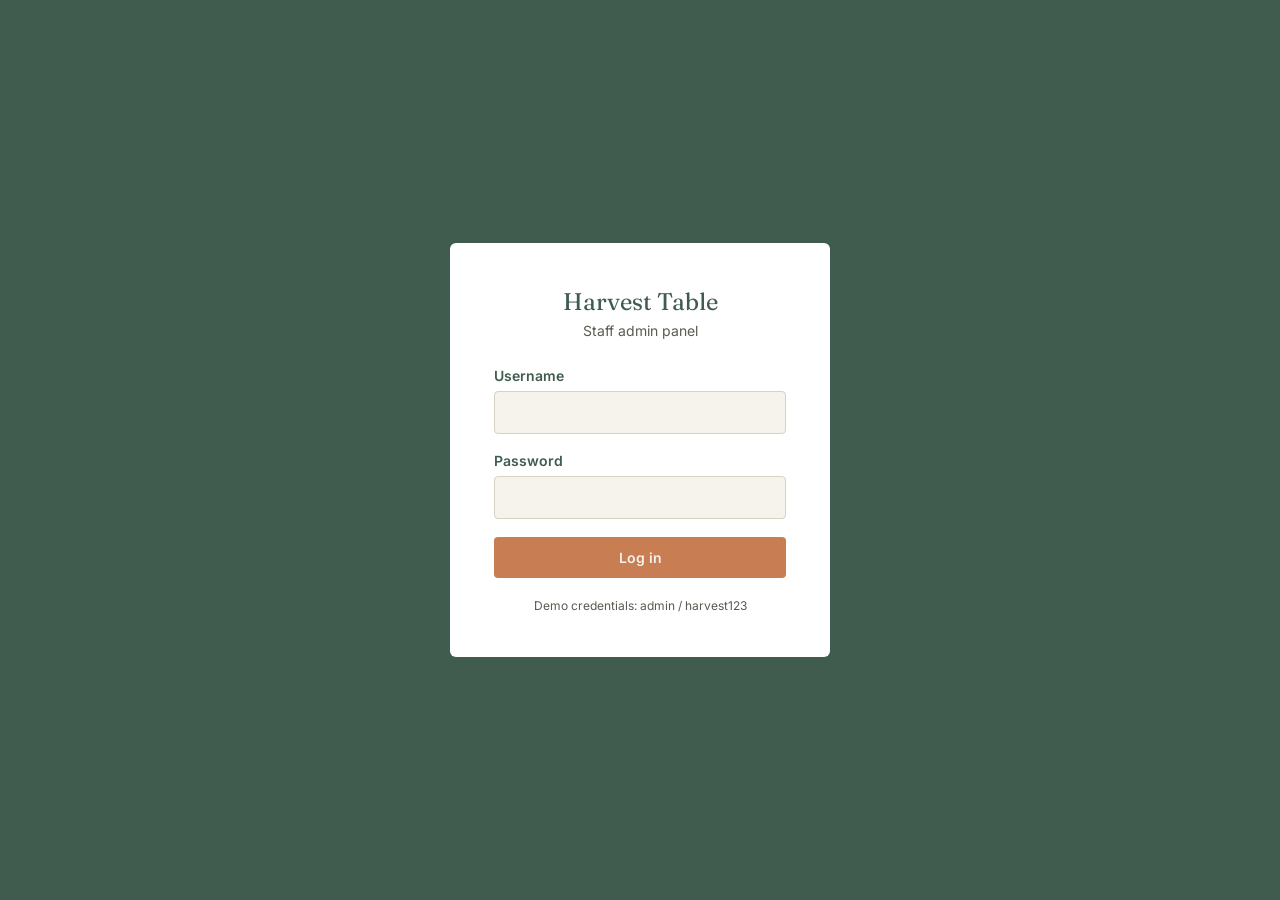
<file: admin/login.html>
<!DOCTYPE html>
<html lang="en">
<head>
<meta charset="UTF-8" />
<meta name="viewport" content="width=device-width, initial-scale=1.0" />
<title>Staff Login | Harvest Table</title>
<link rel="preconnect" href="https://fonts.googleapis.com" />
<link href="https://fonts.googleapis.com/css2?family=Fraunces:wght@500;600;700&family=Inter:wght@400;500;600&display=swap" rel="stylesheet" />
<link rel="stylesheet" href="../css/admin.css" />
<link rel="icon" href="/images/favicon.png">

</head>
<body class="login-page">

<div class="login-card">
  <p class="login-brand">Harvest Table</p>
  <p class="login-sub">Staff admin panel</p>

  <div class="login-error" id="login-error">
    Incorrect username or password. Please try again.
  </div>

  <form id="login-form">
    <div class="form-group">
      <label for="login-username">Username</label>
      <input type="text" id="login-username" required />
    </div>
    <div class="form-group">
      <label for="login-password">Password</label>
      <input type="password" id="login-password" required />
    </div>
    <button type="submit" class="btn btn-primary">Log in</button>
  </form>

  <p class="login-hint">Demo credentials: admin / harvest123</p>
</div>

<script src="../js/data.js"></script>
<script>
  document.addEventListener("DOMContentLoaded", function () {
    if (isAdminLoggedIn()) {
      window.location.href = "dashboard.html";
      return;
    }

    const form = document.getElementById("login-form");
    const errorBox = document.getElementById("login-error");

    form.addEventListener("submit", function (event) {
      event.preventDefault();

      const username = document.getElementById("login-username").value.trim();
      const password = document.getElementById("login-password").value.trim();

      const success = attemptAdminLogin(username, password);

      if (success) {
        window.location.href = "dashboard.html";
      } else {
        errorBox.classList.add("visible");
      }
    });
  });
</script>

</body>
</html>
</file>
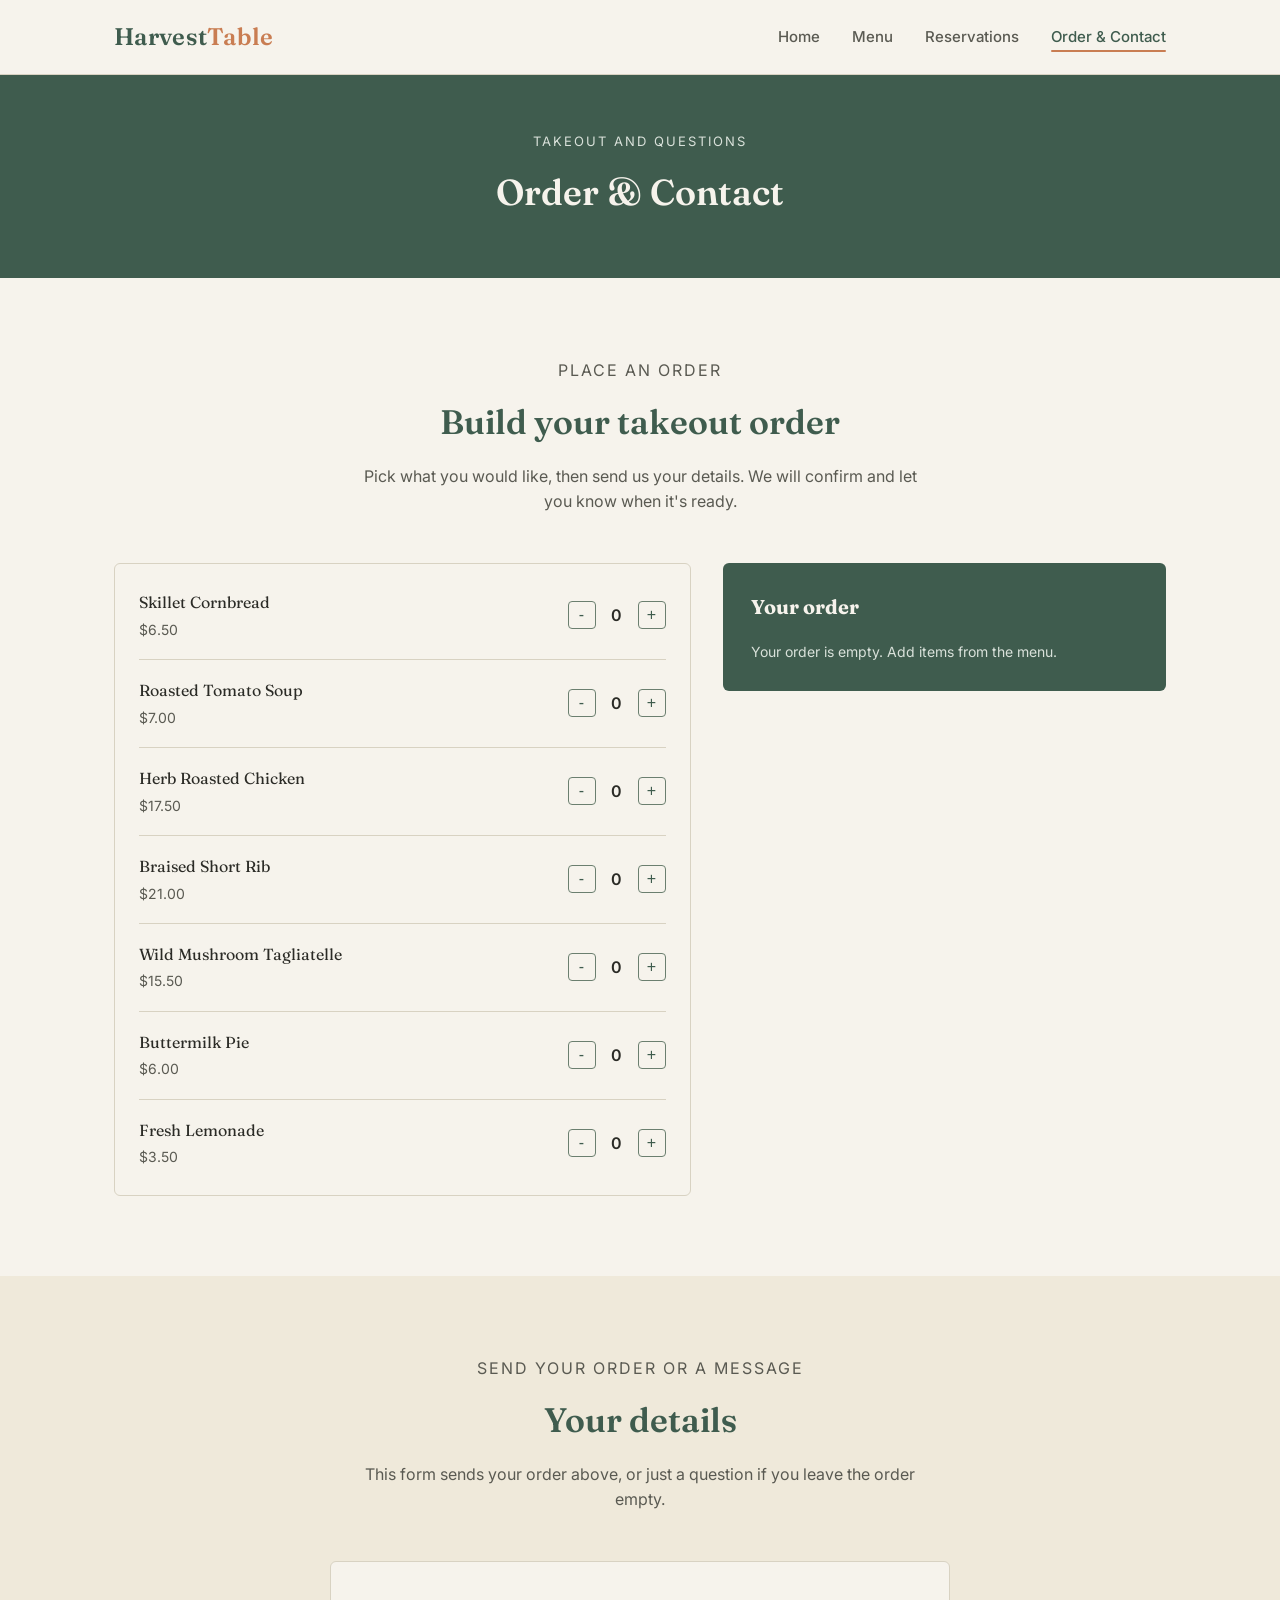
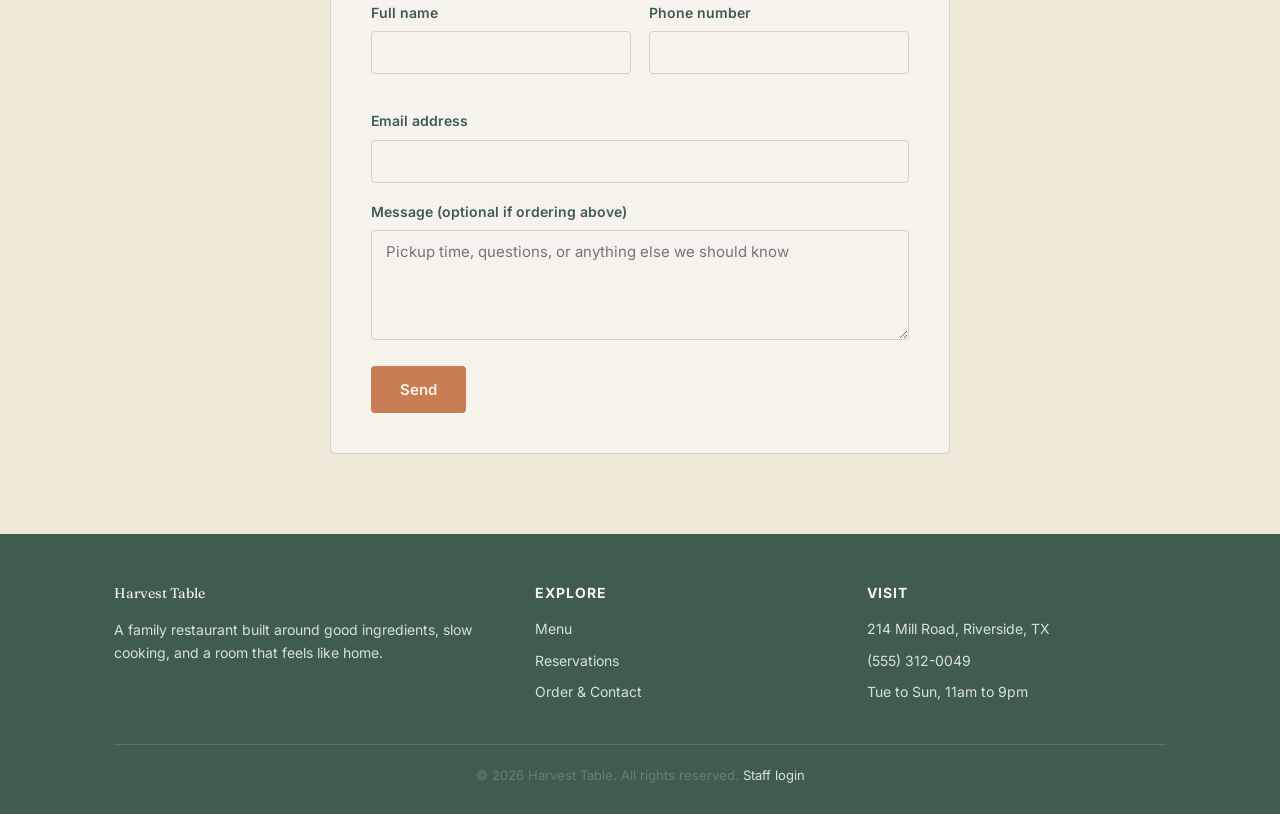
<file: harvest-table/contact.html>
<!DOCTYPE html>
<html lang="en">
<head>
<meta charset="UTF-8" />
<meta name="viewport" content="width=device-width, initial-scale=1.0" />
<title>Order &amp; Contact | Harvest Table</title>
<link rel="preconnect" href="https://fonts.googleapis.com" />
<link href="https://fonts.googleapis.com/css2?family=Fraunces:wght@500;600;700&family=Inter:wght@400;500;600&display=swap" rel="stylesheet" />
<link rel="stylesheet" href="css/style.css" />
</head>
<body>

<header class="site-header">
  <div class="wrap">
    <a href="index.html" class="brand">Harvest<span>Table</span></a>
    <nav class="main-nav">
      <ul>
        <li><a href="index.html">Home</a></li>
        <li><a href="menu.html">Menu</a></li>
        <li><a href="reservations.html">Reservations</a></li>
        <li><a href="contact.html" class="active">Order &amp; Contact</a></li>
      </ul>
    </nav>
    <button class="nav-toggle" aria-label="Toggle menu">
      <span></span>
      <span></span>
      <span></span>
    </button>
  </div>
</header>

<section class="page-banner">
  <div class="wrap">
    <p class="section-eyebrow">Takeout and questions</p>
    <h1>Order &amp; Contact</h1>
  </div>
</section>

<section class="section">
  <div class="wrap">
    <div class="section-header">
      <p class="section-eyebrow">Place an order</p>
      <h2>Build your takeout order</h2>
      <p>Pick what you would like, then send us your details. We will confirm and let you know when it's ready.</p>
    </div>

    <div class="order-builder">
      <div class="order-menu-list" id="order-menu-list">
        <!-- filled by JS below -->
      </div>

      <div class="order-summary">
        <h3>Your order</h3>
        <div id="order-summary-content">
          <p class="order-summary-empty">Your order is empty. Add items from the menu.</p>
        </div>
      </div>
    </div>
  </div>
</section>

<section class="section section-alt">
  <div class="wrap">
    <div class="section-header">
      <p class="section-eyebrow">Send your order or a message</p>
      <h2>Your details</h2>
      <p>This form sends your order above, or just a question if you leave the order empty.</p>
    </div>

    <div class="form-card">

      <div class="form-success" id="contact-success">
        Thank you. We have received your message and will be in touch soon.
      </div>

      <form id="contact-form">
        <div class="form-row">
          <div class="form-group">
            <label for="contact-name">Full name</label>
            <input type="text" id="contact-name" required />
          </div>
          <div class="form-group">
            <label for="contact-phone">Phone number</label>
            <input type="tel" id="contact-phone" required />
          </div>
        </div>

        <div class="form-group">
          <label for="contact-email">Email address</label>
          <input type="email" id="contact-email" required />
        </div>

        <div class="form-group">
          <label for="contact-message">Message (optional if ordering above)</label>
          <textarea id="contact-message" placeholder="Pickup time, questions, or anything else we should know"></textarea>
        </div>

        <button type="submit" class="btn btn-primary">Send</button>
      </form>

    </div>
  </div>
</section>

<footer class="site-footer">
  <div class="wrap">
    <div class="footer-grid">
      <div>
        <p class="footer-brand">Harvest Table</p>
        <p>A family restaurant built around good ingredients, slow cooking, and a room that feels like home.</p>
      </div>
      <div>
        <h5>Explore</h5>
        <ul>
          <li><a href="menu.html">Menu</a></li>
          <li><a href="reservations.html">Reservations</a></li>
          <li><a href="contact.html">Order &amp; Contact</a></li>
        </ul>
      </div>
      <div>
        <h5>Visit</h5>
        <ul>
          <li>214 Mill Road, Riverside, TX</li>
          <li>(555) 312-0049</li>
          <li>Tue to Sun, 11am to 9pm</li>
        </ul>
      </div>
    </div>
    <div class="footer-bottom">
      <p>&copy; 2026 Harvest Table. All rights reserved. <a href="admin/login.html">Staff login</a></p>
    </div>
  </div>
</footer>

<script src="js/data.js"></script>
<script src="js/main.js"></script>
<script>
  let currentOrder = {};

  function renderOrderMenuList() {
    const container = document.getElementById("order-menu-list");
    const items = getAvailableMenu();
    container.innerHTML = "";

    items.forEach(function (item) {
      const row = document.createElement("div");
      row.className = "order-menu-row";

      const qty = currentOrder[item.id] ? currentOrder[item.id].qty : 0;

      row.innerHTML =
        '<div>' +
          '<div class="order-menu-row-name">' + item.name + '</div>' +
          '<div class="order-menu-row-price">$' + item.price.toFixed(2) + '</div>' +
        '</div>' +
        '<div class="qty-control">' +
          '<button type="button" class="qty-btn" data-action="dec" data-id="' + item.id + '">-</button>' +
          '<span class="qty-value" id="qty-' + item.id + '">' + qty + '</span>' +
          '<button type="button" class="qty-btn" data-action="inc" data-id="' + item.id + '">+</button>' +
        '</div>';

      container.appendChild(row);
    });

    container.querySelectorAll(".qty-btn").forEach(function (button) {
      button.addEventListener("click", function () {
        const id = button.getAttribute("data-id");
        const action = button.getAttribute("data-action");
        const item = items.find(function (m) { return m.id === id; });
        if (!item) return;

        if (!currentOrder[id]) {
          currentOrder[id] = { name: item.name, price: item.price, qty: 0 };
        }

        if (action === "inc") {
          currentOrder[id].qty += 1;
        } else if (action === "dec" && currentOrder[id].qty > 0) {
          currentOrder[id].qty -= 1;
        }

        if (currentOrder[id].qty === 0) {
          delete currentOrder[id];
        }

        document.getElementById("qty-" + id).textContent = currentOrder[id] ? currentOrder[id].qty : 0;
        renderOrderSummary();
      });
    });
  }

  function renderOrderSummary() {
    const container = document.getElementById("order-summary-content");
    const ids = Object.keys(currentOrder);

    if (ids.length === 0) {
      container.innerHTML = '<p class="order-summary-empty">Your order is empty. Add items from the menu.</p>';
      return;
    }

    let total = 0;
    let html = "";

    ids.forEach(function (id) {
      const line = currentOrder[id];
      const lineTotal = line.price * line.qty;
      total += lineTotal;
      html +=
        '<div class="order-summary-row">' +
          '<span>' + line.qty + ' x ' + line.name + '</span>' +
          '<span>$' + lineTotal.toFixed(2) + '</span>' +
        '</div>';
    });

    html += '<div class="order-summary-total"><span>Total</span><span>$' + total.toFixed(2) + '</span></div>';
    container.innerHTML = html;
  }

  function setupContactForm() {
    const form = document.getElementById("contact-form");
    const successBox = document.getElementById("contact-success");

    form.addEventListener("submit", function (event) {
      event.preventDefault();

      const orderIds = Object.keys(currentOrder);
      const hasOrder = orderIds.length > 0;
      const message = document.getElementById("contact-message").value.trim();

      const contactDetails = {
        name: document.getElementById("contact-name").value.trim(),
        phone: document.getElementById("contact-phone").value.trim(),
        email: document.getElementById("contact-email").value.trim(),
        message: message
      };

      if (hasOrder) {
        let total = 0;
        const items = orderIds.map(function (id) {
          const line = currentOrder[id];
          total += line.price * line.qty;
          return { name: line.name, qty: line.qty, price: line.price };
        });

        addOrder({
          customerName: contactDetails.name,
          phone: contactDetails.phone,
          email: contactDetails.email,
          items: items,
          total: total,
          notes: message
        });
      } else {
        if (!message) {
          alert("Please add items to your order or write a message before sending.");
          return;
        }
        addMessage(contactDetails);
      }

      successBox.classList.add("visible");
      successBox.scrollIntoView({ behavior: "smooth", block: "start" });

      form.reset();
      currentOrder = {};
      renderOrderMenuList();
      renderOrderSummary();
    });
  }

  document.addEventListener("DOMContentLoaded", function () {
    renderOrderMenuList();
    renderOrderSummary();
    setupContactForm();
  });
</script>

</body>
</html>
</file>
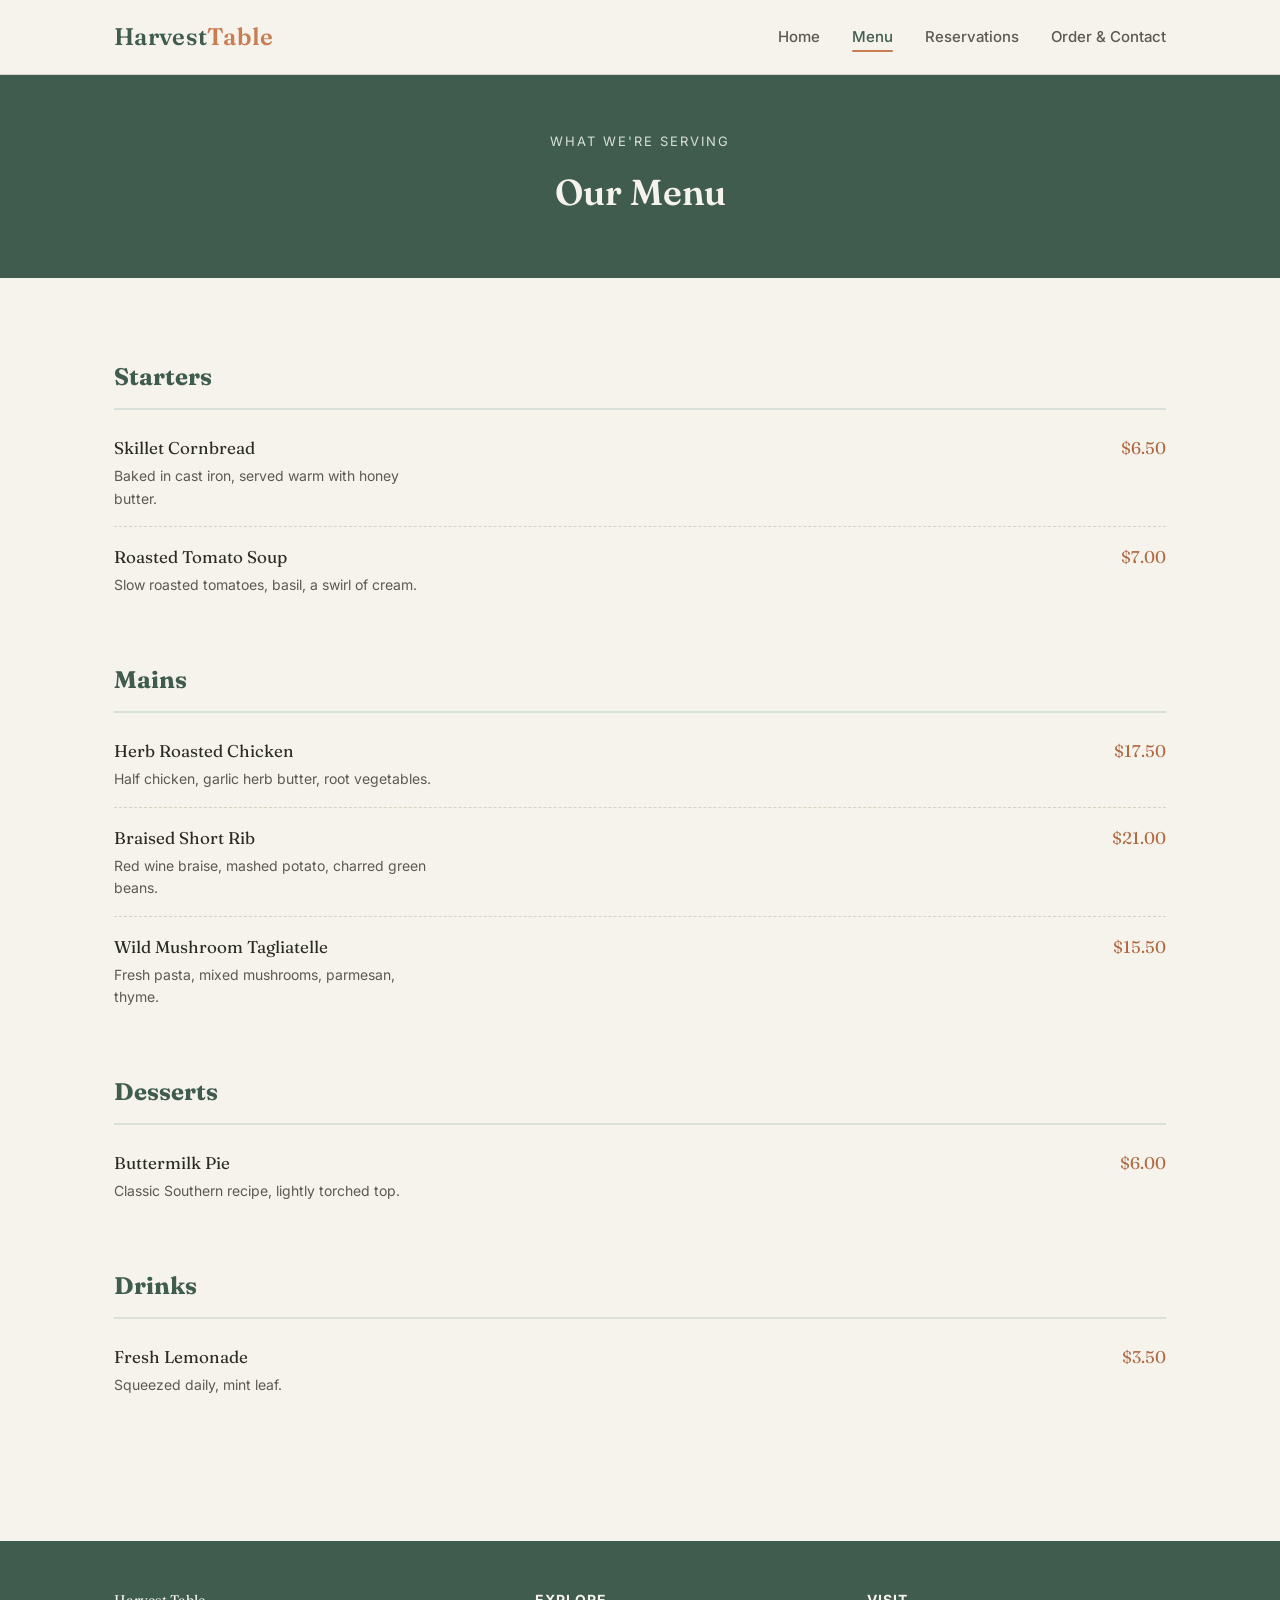
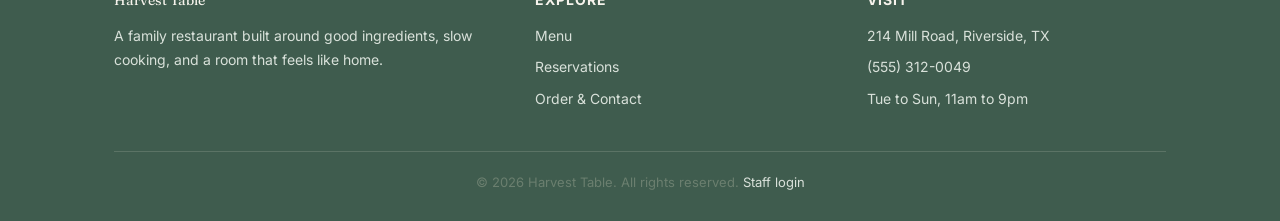
<file: harvest-table/menu.html>
<!DOCTYPE html>
<html lang="en">
<head>
<meta charset="UTF-8" />
<meta name="viewport" content="width=device-width, initial-scale=1.0" />
<title>Menu | Harvest Table</title>
<link rel="preconnect" href="https://fonts.googleapis.com" />
<link href="https://fonts.googleapis.com/css2?family=Fraunces:wght@500;600;700&family=Inter:wght@400;500;600&display=swap" rel="stylesheet" />
<link rel="stylesheet" href="css/style.css" />
</head>
<body>

<header class="site-header">
  <div class="wrap">
    <a href="index.html" class="brand">Harvest<span>Table</span></a>
    <nav class="main-nav">
      <ul>
        <li><a href="index.html">Home</a></li>
        <li><a href="menu.html" class="active">Menu</a></li>
        <li><a href="reservations.html">Reservations</a></li>
        <li><a href="contact.html">Order &amp; Contact</a></li>
      </ul>
    </nav>
    <button class="nav-toggle" aria-label="Toggle menu">
      <span></span>
      <span></span>
      <span></span>
    </button>
  </div>
</header>

<section class="page-banner">
  <div class="wrap">
    <p class="section-eyebrow">What we're serving</p>
    <h1>Our Menu</h1>
  </div>
</section>

<section class="section">
  <div class="wrap">
    <div id="menu-content">
      <!-- filled by JS below -->
    </div>
  </div>
</section>

<footer class="site-footer">
  <div class="wrap">
    <div class="footer-grid">
      <div>
        <p class="footer-brand">Harvest Table</p>
        <p>A family restaurant built around good ingredients, slow cooking, and a room that feels like home.</p>
      </div>
      <div>
        <h5>Explore</h5>
        <ul>
          <li><a href="menu.html">Menu</a></li>
          <li><a href="reservations.html">Reservations</a></li>
          <li><a href="contact.html">Order &amp; Contact</a></li>
        </ul>
      </div>
      <div>
        <h5>Visit</h5>
        <ul>
          <li>214 Mill Road, Riverside, TX</li>
          <li>(555) 312-0049</li>
          <li>Tue to Sun, 11am to 9pm</li>
        </ul>
      </div>
    </div>
    <div class="footer-bottom">
      <p>&copy; 2026 Harvest Table. All rights reserved. <a href="admin/login.html">Staff login</a></p>
    </div>
  </div>
</footer>

<script src="js/data.js"></script>
<script src="js/main.js"></script>
<script>
  function renderMenuPage() {
    const container = document.getElementById("menu-content");
    const items = getAvailableMenu();

    if (items.length === 0) {
      container.innerHTML = '<p style="text-align:center; color:var(--ink-soft);">The menu is being updated. Please check back shortly.</p>';
      return;
    }

    const categories = [];
    items.forEach(function (item) {
      if (categories.indexOf(item.category) === -1) {
        categories.push(item.category);
      }
    });

    container.innerHTML = "";
    categories.forEach(function (category) {
      const block = document.createElement("div");
      block.className = "menu-category-block";

      const heading = document.createElement("h3");
      heading.textContent = category;
      block.appendChild(heading);

      const categoryItems = items.filter(function (item) {
        return item.category === category;
      });

      categoryItems.forEach(function (item) {
        const line = document.createElement("div");
        line.className = "menu-line";
        line.innerHTML =
          '<div>' +
            '<div class="menu-line-name">' + item.name + '</div>' +
            '<div class="menu-line-desc">' + item.description + '</div>' +
          '</div>' +
          '<div class="menu-line-price">$' + item.price.toFixed(2) + '</div>';
        block.appendChild(line);
      });

      container.appendChild(block);
    });
  }

  document.addEventListener("DOMContentLoaded", renderMenuPage);
</script>

</body>
</html>
</file>
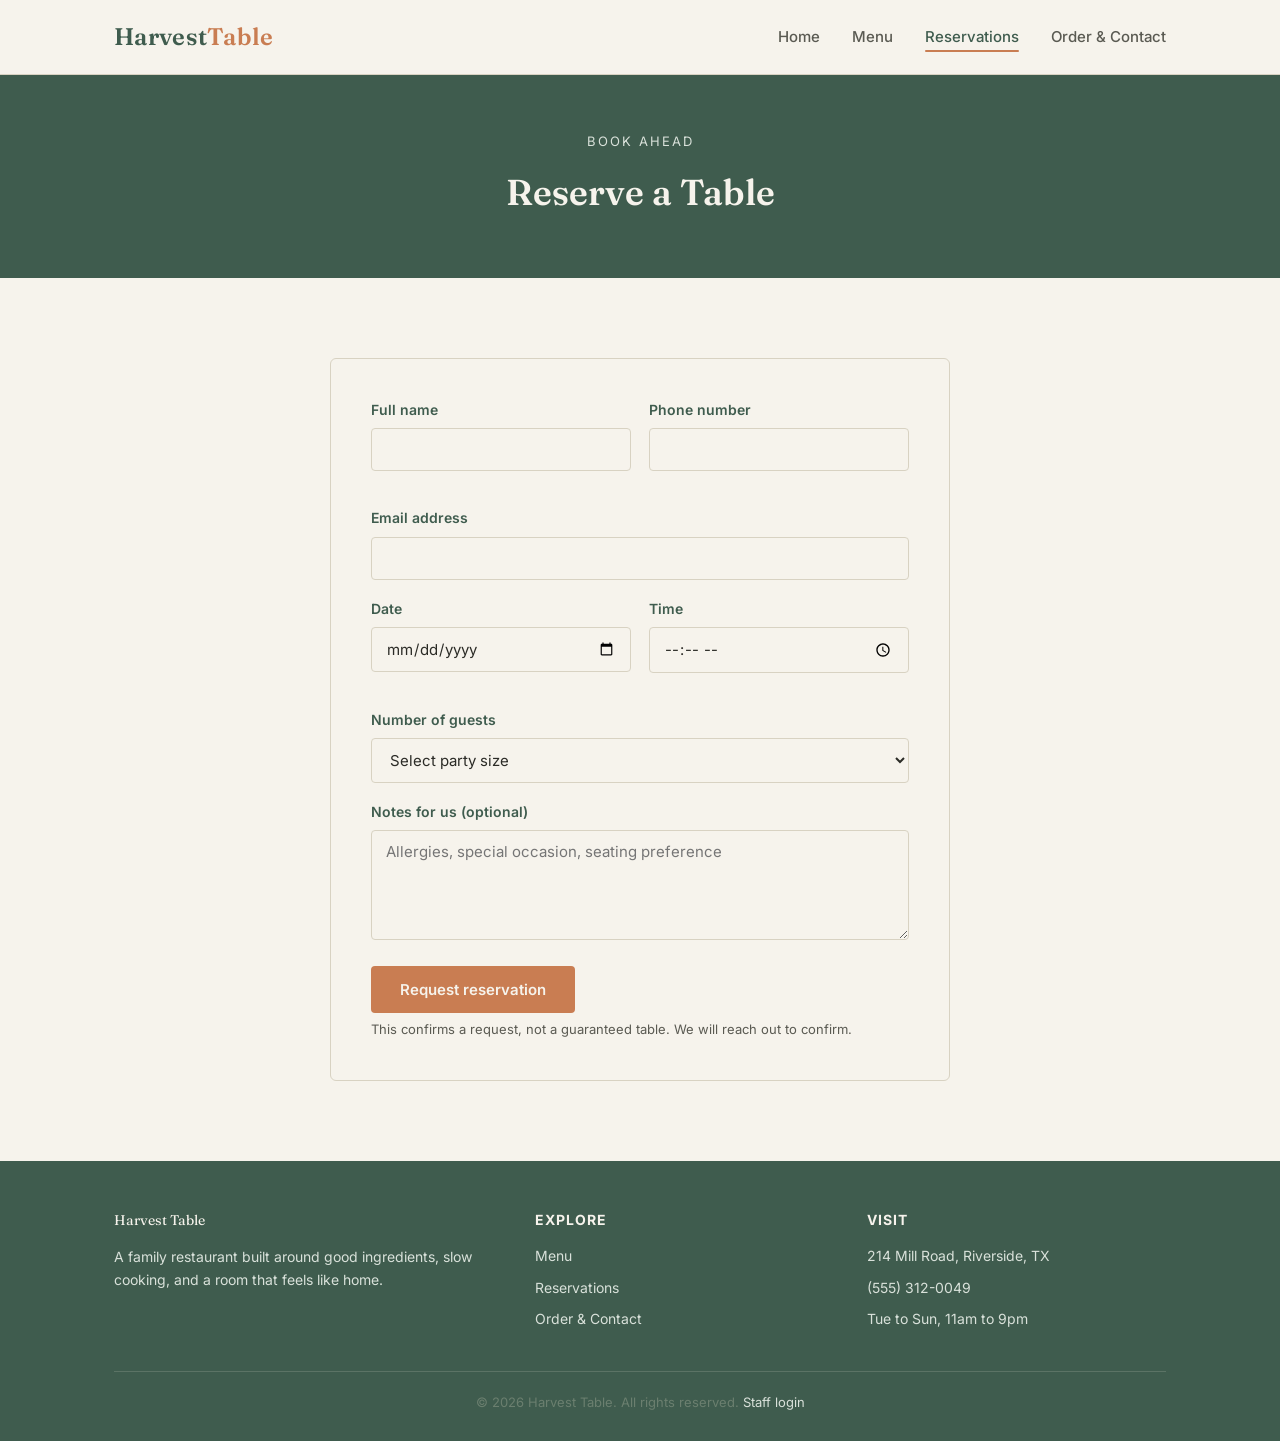
<file: harvest-table/reservations.html>
<!DOCTYPE html>
<html lang="en">
<head>
<meta charset="UTF-8" />
<meta name="viewport" content="width=device-width, initial-scale=1.0" />
<title>Reservations | Harvest Table</title>
<link rel="preconnect" href="https://fonts.googleapis.com" />
<link href="https://fonts.googleapis.com/css2?family=Fraunces:wght@500;600;700&family=Inter:wght@400;500;600&display=swap" rel="stylesheet" />
<link rel="stylesheet" href="css/style.css" />
</head>
<body>

<header class="site-header">
  <div class="wrap">
    <a href="index.html" class="brand">Harvest<span>Table</span></a>
    <nav class="main-nav">
      <ul>
        <li><a href="index.html">Home</a></li>
        <li><a href="menu.html">Menu</a></li>
        <li><a href="reservations.html" class="active">Reservations</a></li>
        <li><a href="contact.html">Order &amp; Contact</a></li>
      </ul>
    </nav>
    <button class="nav-toggle" aria-label="Toggle menu">
      <span></span>
      <span></span>
      <span></span>
    </button>
  </div>
</header>

<section class="page-banner">
  <div class="wrap">
    <p class="section-eyebrow">Book ahead</p>
    <h1>Reserve a Table</h1>
  </div>
</section>

<section class="section">
  <div class="wrap">
    <div class="form-card">

      <div class="form-success" id="reservation-success">
        Your table is requested. We will confirm by phone or email shortly.
      </div>

      <form id="reservation-form">
        <div class="form-row">
          <div class="form-group">
            <label for="res-name">Full name</label>
            <input type="text" id="res-name" required />
          </div>
          <div class="form-group">
            <label for="res-phone">Phone number</label>
            <input type="tel" id="res-phone" required />
          </div>
        </div>

        <div class="form-group">
          <label for="res-email">Email address</label>
          <input type="email" id="res-email" required />
        </div>

        <div class="form-row">
          <div class="form-group">
            <label for="res-date">Date</label>
            <input type="date" id="res-date" required />
          </div>
          <div class="form-group">
            <label for="res-time">Time</label>
            <input type="time" id="res-time" required />
          </div>
        </div>

        <div class="form-group">
          <label for="res-guests">Number of guests</label>
          <select id="res-guests" required>
            <option value="">Select party size</option>
            <option value="1">1 guest</option>
            <option value="2">2 guests</option>
            <option value="3">3 guests</option>
            <option value="4">4 guests</option>
            <option value="5">5 guests</option>
            <option value="6">6 guests</option>
            <option value="7+">7 or more guests</option>
          </select>
        </div>

        <div class="form-group">
          <label for="res-notes">Notes for us (optional)</label>
          <textarea id="res-notes" placeholder="Allergies, special occasion, seating preference"></textarea>
        </div>

        <button type="submit" class="btn btn-primary">Request reservation</button>
        <p class="form-note">This confirms a request, not a guaranteed table. We will reach out to confirm.</p>
      </form>

    </div>
  </div>
</section>

<footer class="site-footer">
  <div class="wrap">
    <div class="footer-grid">
      <div>
        <p class="footer-brand">Harvest Table</p>
        <p>A family restaurant built around good ingredients, slow cooking, and a room that feels like home.</p>
      </div>
      <div>
        <h5>Explore</h5>
        <ul>
          <li><a href="menu.html">Menu</a></li>
          <li><a href="reservations.html">Reservations</a></li>
          <li><a href="contact.html">Order &amp; Contact</a></li>
        </ul>
      </div>
      <div>
        <h5>Visit</h5>
        <ul>
          <li>214 Mill Road, Riverside, TX</li>
          <li>(555) 312-0049</li>
          <li>Tue to Sun, 11am to 9pm</li>
        </ul>
      </div>
    </div>
    <div class="footer-bottom">
      <p>&copy; 2026 Harvest Table. All rights reserved. <a href="admin/login.html">Staff login</a></p>
    </div>
  </div>
</footer>

<script src="js/data.js"></script>
<script src="js/main.js"></script>
<script>
  function setupReservationForm() {
    const form = document.getElementById("reservation-form");
    const successBox = document.getElementById("reservation-success");

    form.addEventListener("submit", function (event) {
      event.preventDefault();

      const reservation = {
        name: document.getElementById("res-name").value.trim(),
        phone: document.getElementById("res-phone").value.trim(),
        email: document.getElementById("res-email").value.trim(),
        date: document.getElementById("res-date").value,
        time: document.getElementById("res-time").value,
        guests: document.getElementById("res-guests").value,
        notes: document.getElementById("res-notes").value.trim()
      };

      addReservation(reservation);

      successBox.classList.add("visible");
      form.reset();
      successBox.scrollIntoView({ behavior: "smooth", block: "start" });
    });
  }

  document.addEventListener("DOMContentLoaded", setupReservationForm);
</script>

</body>
</html>
</file>
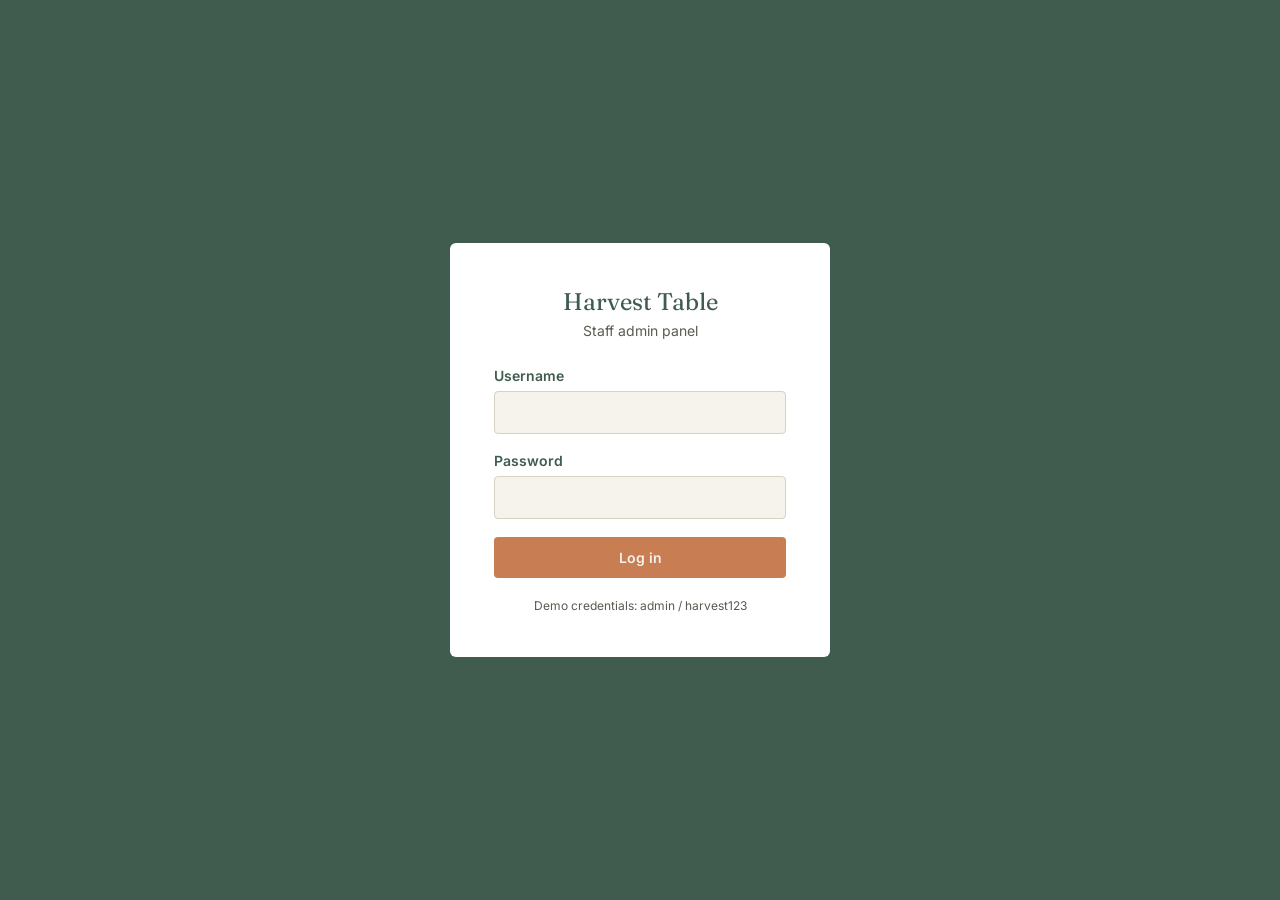
<file: harvest-table/admin/dashboard.html>
<!DOCTYPE html>
<html lang="en">
<head>
<meta charset="UTF-8" />
<meta name="viewport" content="width=device-width, initial-scale=1.0" />
<title>Admin Dashboard | Harvest Table</title>
<link rel="preconnect" href="https://fonts.googleapis.com" />
<link href="https://fonts.googleapis.com/css2?family=Fraunces:wght@500;600;700&family=Inter:wght@400;500;600&display=swap" rel="stylesheet" />
<link rel="stylesheet" href="../css/admin.css" />
</head>
<body>

<div class="admin-layout">

  <aside class="admin-sidebar">
    <p class="admin-brand">Harvest Table</p>
    <p class="admin-brand-sub">Staff admin panel</p>

    <ul class="admin-nav">
      <li><button type="button" class="nav-btn active" data-panel="overview">Overview</button></li>
      <li><button type="button" class="nav-btn" data-panel="menu">Menu</button></li>
      <li><button type="button" class="nav-btn" data-panel="orders">Orders <span class="count-pill" id="orders-count">0</span></button></li>
      <li><button type="button" class="nav-btn" data-panel="reservations">Reservations <span class="count-pill" id="reservations-count">0</span></button></li>
      <li><button type="button" class="nav-btn" data-panel="messages">Messages <span class="count-pill" id="messages-count">0</span></button></li>
    </ul>

    <div class="sidebar-logout">
      <button type="button" id="logout-btn">Log out</button>
    </div>
  </aside>

  <main class="admin-main">

    <!-- Overview panel -->
    <section class="admin-panel active" id="panel-overview">
      <div class="admin-topbar">
        <div>
          <h1>Overview</h1>
          <p>A quick look at today's activity.</p>
        </div>
      </div>

      <div class="stat-grid">
        <div class="stat-card">
          <p class="stat-label">Menu items</p>
          <p class="stat-value" id="stat-menu-count">0</p>
        </div>
        <div class="stat-card">
          <p class="stat-label">Open orders</p>
          <p class="stat-value" id="stat-orders-count">0</p>
        </div>
        <div class="stat-card">
          <p class="stat-label">Pending reservations</p>
          <p class="stat-value" id="stat-reservations-count">0</p>
        </div>
        <div class="stat-card">
          <p class="stat-label">Unread messages</p>
          <p class="stat-value" id="stat-messages-count">0</p>
        </div>
      </div>

      <div class="panel-card">
        <h2>Most recent orders</h2>
        <table>
          <thead>
            <tr>
              <th>Customer</th>
              <th>Items</th>
              <th>Total</th>
              <th>Status</th>
            </tr>
          </thead>
          <tbody id="overview-recent-orders">
          </tbody>
        </table>
      </div>
    </section>

    <!-- Menu panel -->
    <section class="admin-panel" id="panel-menu">
      <div class="admin-topbar">
        <div>
          <h1>Menu</h1>
          <p>Add, edit, or remove dishes from the public menu.</p>
        </div>
      </div>

      <div class="panel-card">
        <h2 id="menu-form-title">Add a new item</h2>
        <form id="menu-form">
          <input type="hidden" id="menu-item-id" />
          <div class="menu-form-grid">
            <div class="form-group">
              <label for="menu-item-name">Dish name</label>
              <input type="text" id="menu-item-name" required />
            </div>
            <div class="form-group">
              <label for="menu-item-category">Category</label>
              <input type="text" id="menu-item-category" placeholder="Starters, Mains, Desserts, Drinks" required />
            </div>
            <div class="form-group">
              <label for="menu-item-price">Price (USD)</label>
              <input type="number" id="menu-item-price" min="0" step="0.01" required />
            </div>
            <div class="form-group">
              <label for="menu-item-available">Availability</label>
              <select id="menu-item-available">
                <option value="true">Available on menu</option>
                <option value="false">Hidden from menu</option>
              </select>
            </div>
            <div class="form-group full">
              <label for="menu-item-description">Description</label>
              <textarea id="menu-item-description" required></textarea>
            </div>
          </div>
          <div class="row-actions" style="margin-top:6px;">
            <button type="submit" class="btn btn-primary" style="width:auto;" id="menu-form-submit">Add item</button>
            <button type="button" class="btn btn-outline" id="menu-form-cancel" style="display:none;">Cancel edit</button>
          </div>
        </form>
      </div>

      <div class="panel-card">
        <h2>Current menu</h2>
        <table>
          <thead>
            <tr>
              <th>Dish</th>
              <th>Category</th>
              <th>Price</th>
              <th>Status</th>
              <th>Actions</th>
            </tr>
          </thead>
          <tbody id="menu-table-body">
          </tbody>
        </table>
      </div>
    </section>

    <!-- Orders panel -->
    <section class="admin-panel" id="panel-orders">
      <div class="admin-topbar">
        <div>
          <h1>Orders</h1>
          <p>Takeout orders submitted from the website.</p>
        </div>
      </div>

      <div class="panel-card">
        <table>
          <thead>
            <tr>
              <th>Customer</th>
              <th>Contact</th>
              <th>Items</th>
              <th>Total</th>
              <th>Status</th>
              <th>Actions</th>
            </tr>
          </thead>
          <tbody id="orders-table-body">
          </tbody>
        </table>
      </div>
    </section>

    <!-- Reservations panel -->
    <section class="admin-panel" id="panel-reservations">
      <div class="admin-topbar">
        <div>
          <h1>Reservations</h1>
          <p>Table requests submitted from the website.</p>
        </div>
      </div>

      <div class="panel-card">
        <table>
          <thead>
            <tr>
              <th>Guest</th>
              <th>Contact</th>
              <th>Date &amp; time</th>
              <th>Guests</th>
              <th>Status</th>
              <th>Actions</th>
            </tr>
          </thead>
          <tbody id="reservations-table-body">
          </tbody>
        </table>
      </div>
    </section>

    <!-- Messages panel -->
    <section class="admin-panel" id="panel-messages">
      <div class="admin-topbar">
        <div>
          <h1>Messages</h1>
          <p>General questions sent through the contact form.</p>
        </div>
      </div>

      <div class="panel-card">
        <table>
          <thead>
            <tr>
              <th>From</th>
              <th>Contact</th>
              <th>Message</th>
              <th>Actions</th>
            </tr>
          </thead>
          <tbody id="messages-table-body">
          </tbody>
        </table>
      </div>
    </section>

  </main>
</div>

<script src="../js/data.js"></script>
<script src="../js/admin.js"></script>
</body>
</html>
</file>
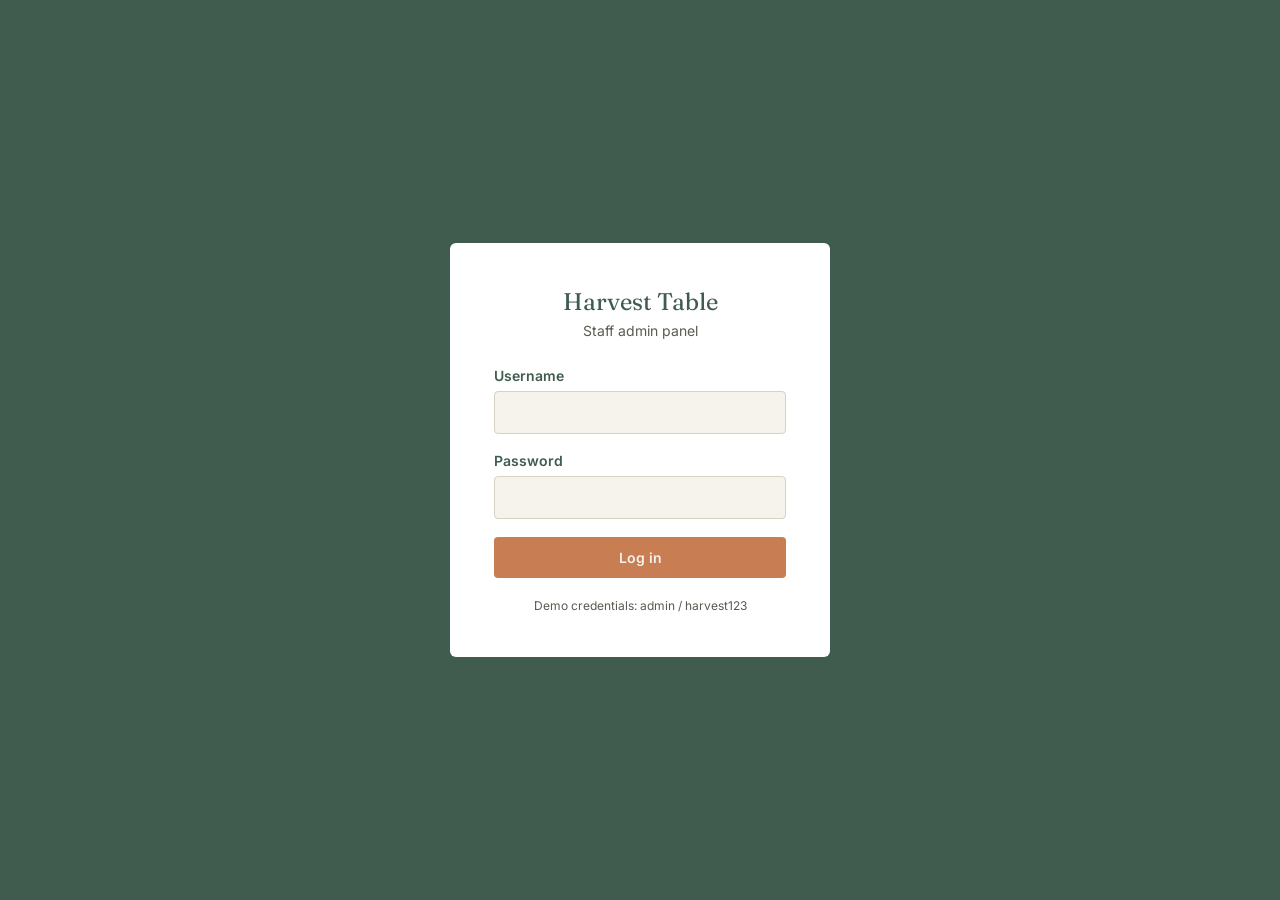
<file: harvest-table/admin/login.html>
<!DOCTYPE html>
<html lang="en">
<head>
<meta charset="UTF-8" />
<meta name="viewport" content="width=device-width, initial-scale=1.0" />
<title>Staff Login | Harvest Table</title>
<link rel="preconnect" href="https://fonts.googleapis.com" />
<link href="https://fonts.googleapis.com/css2?family=Fraunces:wght@500;600;700&family=Inter:wght@400;500;600&display=swap" rel="stylesheet" />
<link rel="stylesheet" href="../css/admin.css" />
</head>
<body class="login-page">

<div class="login-card">
  <p class="login-brand">Harvest Table</p>
  <p class="login-sub">Staff admin panel</p>

  <div class="login-error" id="login-error">
    Incorrect username or password. Please try again.
  </div>

  <form id="login-form">
    <div class="form-group">
      <label for="login-username">Username</label>
      <input type="text" id="login-username" required />
    </div>
    <div class="form-group">
      <label for="login-password">Password</label>
      <input type="password" id="login-password" required />
    </div>
    <button type="submit" class="btn btn-primary">Log in</button>
  </form>

  <p class="login-hint">Demo credentials: admin / harvest123</p>
</div>

<script src="../js/data.js"></script>
<script>
  document.addEventListener("DOMContentLoaded", function () {
    if (isAdminLoggedIn()) {
      window.location.href = "dashboard.html";
      return;
    }

    const form = document.getElementById("login-form");
    const errorBox = document.getElementById("login-error");

    form.addEventListener("submit", function (event) {
      event.preventDefault();

      const username = document.getElementById("login-username").value.trim();
      const password = document.getElementById("login-password").value.trim();

      const success = attemptAdminLogin(username, password);

      if (success) {
        window.location.href = "dashboard.html";
      } else {
        errorBox.classList.add("visible");
      }
    });
  });
</script>

</body>
</html>
</file>
<file: css/style.css>
/*
  style.css
  Visual identity for Harvest Table.
  Palette stays in one cool, earthy family on purpose:
  warm off-white background, deep sage for structure,
  muted clay for the one accent color. Nothing competes.
*/

:root {
  --cream: #f6f3ec;
  --cream-deep: #efe9da;
  --sage-deep: #3f5c4e;
  --sage: #6b7f6f;
  --sage-pale: #d9e1da;
  --clay: #c97d52;
  --clay-deep: #b06a42;
  --ink: #2b2b26;
  --ink-soft: #5a5a52;
  --line: #d8d2c2;

  --font-display: "Fraunces", Georgia, serif;
  --font-body: "Inter", Arial, sans-serif;
}

* {
  margin: 0;
  padding: 0;
  box-sizing: border-box;
}

html {
  scroll-behavior: smooth;
}

body {
  font-family: var(--font-body);
  background-color: var(--cream);
  color: var(--ink);
  line-height: 1.6;
}

img {
  max-width: 100%;
  display: block;
}

a {
  color: inherit;
  text-decoration: none;
}

ul {
  list-style: none;
}

.wrap {
  width: 100%;
  max-width: 1100px;
  margin: 0 auto;
  padding: 0 24px;
}

/* Header */

.site-header {
  background-color: var(--cream);
  border-bottom: 1px solid var(--line);
  position: sticky;
  top: 0;
  z-index: 50;
}

.site-header .wrap {
  display: flex;
  align-items: center;
  justify-content: space-between;
  padding-top: 18px;
  padding-bottom: 18px;
  position: relative;
}

.brand {
  font-family: var(--font-display);
  font-size: 24px;
  font-weight: 600;
  color: var(--sage-deep);
  letter-spacing: 0.3px;
}

.brand span {
  color: var(--clay);
}

.main-nav ul {
  display: flex;
  gap: 32px;
}

.main-nav a {
  font-size: 15px;
  font-weight: 500;
  color: var(--ink-soft);
  position: relative;
  padding-bottom: 4px;
}

.main-nav a:hover,
.main-nav a.active {
  color: var(--sage-deep);
}

.main-nav a.active::after {
  content: "";
  position: absolute;
  left: 0;
  bottom: -2px;
  width: 100%;
  height: 2px;
  background-color: var(--clay);
  border-radius: 2px;
}

.nav-toggle {
  display: none;
  flex-direction: column;
  gap: 5px;
  background: none;
  border: none;
  cursor: pointer;
}

.nav-toggle span {
  width: 24px;
  height: 2px;
  background-color: var(--sage-deep);
}

/* Buttons */

.btn {
  display: inline-block;
  font-family: var(--font-body);
  font-size: 15px;
  font-weight: 600;
  padding: 13px 28px;
  border-radius: 4px;
  cursor: pointer;
  border: 1px solid transparent;
  transition: transform 0.15s ease, opacity 0.15s ease;
}

.btn:hover {
  transform: translateY(-1px);
}

.btn-primary {
  background-color: var(--clay);
  color: var(--cream);
}

.btn-primary:hover {
  background-color: var(--clay-deep);
}

.btn-outline {
  background-color: transparent;
  color: var(--sage-deep);
  border-color: var(--sage-deep);
}

.btn-outline:hover {
  background-color: var(--sage-pale);
}

/* Hero */

.hero {
  background-color: var(--sage-deep);
  color: var(--cream);
  position: relative;
  overflow: hidden;
}

.hero .wrap {
  display: grid;
  grid-template-columns: 1.1fr 0.9fr;
  align-items: center;
  gap: 48px;
  padding-top: 90px;
  padding-bottom: 90px;
}

.hero-eyebrow {
  font-size: 13px;
  letter-spacing: 2px;
  text-transform: uppercase;
  color: var(--sage-pale);
  margin-bottom: 18px;
}

.hero h1 {
  font-family: var(--font-display);
  font-size: 52px;
  line-height: 1.12;
  font-weight: 600;
  margin-bottom: 22px;
}

.hero p {
  font-size: 17px;
  color: var(--sage-pale);
  max-width: 460px;
  margin-bottom: 32px;
}

.hero-actions {
  display: flex;
  gap: 16px;
}

.hero .btn-outline {
  color: var(--cream);
  border-color: var(--cream);
}

.hero .btn-outline:hover {
  background-color: rgba(246, 243, 236, 0.1);
}

.hero-art {
  background-color: var(--sage);
  border-radius: 6px;
  aspect-ratio: 4 / 3;
  display: flex;
  align-items: center;
  justify-content: center;
  position: relative;
}

.hero-art-frame {
  position: absolute;
  inset: 18px;
  border: 1px solid rgba(246, 243, 236, 0.35);
  border-radius: 4px;
}

.hero-art-mark {
  font-family: var(--font-display);
  font-size: 20px;
  color: var(--sage-pale);
  letter-spacing: 1px;
  text-align: center;
}

/* Section shared */

.section {
  padding: 80px 0;
}

.section-tight {
  padding: 56px 0;
}

.section-alt {
  background-color: var(--cream-deep);
}

.section-header {
  text-align: center;
  max-width: 560px;
  margin: 0 auto 48px auto;
}

.section-eyebrow {
  font-size: 13px;
  letter-spacing: 2px;
  text-transform: uppercase;
  color: var(--clay);
  margin-bottom: 12px;
}

.section-header h2 {
  font-family: var(--font-display);
  font-size: 34px;
  font-weight: 600;
  color: var(--sage-deep);
  margin-bottom: 14px;
}

.section-header p {
  color: var(--ink-soft);
  font-size: 16px;
}

/* Highlights grid (home page) */

.highlight-grid {
  display: grid;
  grid-template-columns: repeat(3, 1fr);
  gap: 28px;
}

.highlight-card {
  background-color: var(--cream);
  border: 1px solid var(--line);
  border-radius: 6px;
  padding: 32px 28px;
}

.highlight-card .icon-mark {
  width: 40px;
  height: 40px;
  border-radius: 50%;
  background-color: var(--sage-pale);
  color: var(--sage-deep);
  display: flex;
  align-items: center;
  justify-content: center;
  font-family: var(--font-display);
  font-size: 18px;
  margin-bottom: 18px;
}

.highlight-card h3 {
  font-family: var(--font-display);
  font-size: 20px;
  color: var(--sage-deep);
  margin-bottom: 10px;
}

.highlight-card p {
  font-size: 15px;
  color: var(--ink-soft);
}

/* Menu preview (home) and full menu page */

.menu-card-preview {
  display: grid;
  grid-template-columns: repeat(2, 1fr);
  gap: 20px;
  margin-top: 12px;
}

.menu-line {
  display: flex;
  justify-content: space-between;
  align-items: baseline;
  gap: 16px;
  padding: 16px 0;
  border-bottom: 1px dashed var(--line);
}

.menu-line:last-child {
  border-bottom: none;
}

.menu-line-name {
  font-family: var(--font-display);
  font-size: 17px;
  color: var(--ink);
}

.menu-line-desc {
  font-size: 14px;
  color: var(--ink-soft);
  margin-top: 4px;
  max-width: 320px;
}

.menu-line-price {
  font-family: var(--font-display);
  font-size: 17px;
  color: var(--clay-deep);
  white-space: nowrap;
}

.menu-category-block {
  margin-bottom: 48px;
}

.menu-category-block h3 {
  font-family: var(--font-display);
  font-size: 24px;
  color: var(--sage-deep);
  margin-bottom: 8px;
  padding-bottom: 12px;
  border-bottom: 2px solid var(--sage-pale);
}

/* Reservation and contact forms */

.form-card {
  background-color: var(--cream);
  border: 1px solid var(--line);
  border-radius: 6px;
  padding: 40px;
  max-width: 620px;
  margin: 0 auto;
}

.form-row {
  display: grid;
  grid-template-columns: 1fr 1fr;
  gap: 18px;
  margin-bottom: 18px;
}

.form-group {
  margin-bottom: 18px;
}

.form-group label {
  display: block;
  font-size: 14px;
  font-weight: 600;
  color: var(--sage-deep);
  margin-bottom: 7px;
}

.form-group input,
.form-group select,
.form-group textarea {
  width: 100%;
  font-family: var(--font-body);
  font-size: 15px;
  padding: 11px 14px;
  border: 1px solid var(--line);
  border-radius: 4px;
  background-color: var(--cream);
  color: var(--ink);
}

.form-group input:focus,
.form-group select:focus,
.form-group textarea:focus {
  outline: none;
  border-color: var(--sage);
}

.form-group textarea {
  resize: vertical;
  min-height: 110px;
}

.form-note {
  font-size: 13px;
  color: var(--ink-soft);
  margin-top: 6px;
}

.form-success {
  display: none;
  background-color: var(--sage-pale);
  color: var(--sage-deep);
  border-radius: 4px;
  padding: 14px 18px;
  font-size: 14px;
  margin-bottom: 20px;
}

.form-success.visible {
  display: block;
}

/* Order builder (contact / order page) */

.order-builder {
  display: grid;
  grid-template-columns: 1.3fr 1fr;
  gap: 32px;
  align-items: start;
}

.order-menu-list {
  background-color: var(--cream);
  border: 1px solid var(--line);
  border-radius: 6px;
  padding: 8px 24px;
}

.order-menu-row {
  display: flex;
  align-items: center;
  justify-content: space-between;
  padding: 18px 0;
  border-bottom: 1px solid var(--line);
}

.order-menu-row:last-child {
  border-bottom: none;
}

.order-menu-row-name {
  font-family: var(--font-display);
  font-size: 16px;
}

.order-menu-row-price {
  font-size: 14px;
  color: var(--ink-soft);
  margin-top: 3px;
}

.qty-control {
  display: flex;
  align-items: center;
  gap: 12px;
}

.qty-btn {
  width: 28px;
  height: 28px;
  border-radius: 4px;
  border: 1px solid var(--sage);
  background-color: var(--cream);
  color: var(--sage-deep);
  font-size: 16px;
  cursor: pointer;
  display: flex;
  align-items: center;
  justify-content: center;
}

.qty-btn:hover {
  background-color: var(--sage-pale);
}

.qty-value {
  min-width: 18px;
  text-align: center;
  font-weight: 600;
}

.order-summary {
  background-color: var(--sage-deep);
  color: var(--cream);
  border-radius: 6px;
  padding: 28px;
  position: sticky;
  top: 100px;
}

.order-summary h3 {
  font-family: var(--font-display);
  font-size: 20px;
  margin-bottom: 18px;
}

.order-summary-empty {
  font-size: 14px;
  color: var(--sage-pale);
}

.order-summary-row {
  display: flex;
  justify-content: space-between;
  font-size: 14px;
  padding: 8px 0;
  border-bottom: 1px solid rgba(246, 243, 236, 0.15);
}

.order-summary-total {
  display: flex;
  justify-content: space-between;
  font-family: var(--font-display);
  font-size: 19px;
  margin-top: 16px;
  padding-top: 16px;
  border-top: 1px solid rgba(246, 243, 236, 0.25);
}

.order-summary .btn-primary {
  width: 100%;
  text-align: center;
  margin-top: 20px;
}

/* Info / map section */

.info-grid {
  display: grid;
  grid-template-columns: 1fr 1fr 1fr;
  gap: 28px;
}

.info-block h4 {
  font-family: var(--font-display);
  font-size: 17px;
  color: var(--sage-deep);
  margin-bottom: 10px;
}

.info-block p {
  font-size: 15px;
  color: var(--ink-soft);
}

/* Footer */

.site-footer {
  background-color: var(--sage-deep);
  color: var(--sage-pale);
  padding: 48px 0 28px 0;
}

.footer-grid {
  display: grid;
  grid-template-columns: 1.3fr 1fr 1fr;
  gap: 32px;
  margin-bottom: 32px;
}

.footer-brand {
  font-family: var(--font-display);
  font-size: 21px;
  color: var(--cream);
  margin-bottom: 12px;
}

.footer-grid p {
  font-size: 14px;
  line-height: 1.7;
}

.footer-grid h5 {
  font-size: 14px;
  letter-spacing: 1px;
  text-transform: uppercase;
  color: var(--cream);
  margin-bottom: 14px;
}

.footer-grid ul li {
  margin-bottom: 9px;
  font-size: 14px;
}

.footer-grid a:hover {
  color: var(--cream);
}

.footer-bottom {
  border-top: 1px solid rgba(246, 243, 236, 0.15);
  padding-top: 20px;
  font-size: 13px;
  text-align: center;
  color: var(--sage);
}

.footer-bottom a {
  color: var(--sage-pale);
}

/* Page intro banner used on inner pages */

.page-banner {
  background-color: var(--sage-deep);
  color: var(--cream);
  padding: 56px 0;
  text-align: center;
}

.page-banner .section-eyebrow {
  color: var(--sage-pale);
}

.page-banner h1 {
  font-family: var(--font-display);
  font-size: 36px;
  font-weight: 600;
}

/* Responsive */

@media (max-width: 880px) {
  .hero .wrap {
    grid-template-columns: 1fr;
    padding-top: 56px;
    padding-bottom: 56px;
  }

  .hero h1 {
    font-size: 38px;
  }

  .highlight-grid {
    grid-template-columns: 1fr;
  }

  .menu-card-preview {
    grid-template-columns: 1fr;
  }

  .order-builder {
    grid-template-columns: 1fr;
  }

  .order-summary {
    position: static;
  }

  .info-grid {
    grid-template-columns: 1fr;
  }

  .footer-grid {
    grid-template-columns: 1fr;
  }

  .form-row {
    grid-template-columns: 1fr;
  }
}

@media (max-width: 700px) {
  .main-nav {
    display: none;
    position: absolute;
    top: 100%;
    left: 0;
    right: 0;
    background-color: var(--cream);
    border-bottom: 1px solid var(--line);
    padding: 12px 24px 20px 24px;
  }

  .main-nav.open {
    display: block;
  }

  .main-nav ul {
    flex-direction: column;
    gap: 16px;
  }

  .nav-toggle {
    display: flex;
  }
}
</file>
<file: harvest-table/css/style.css>
/*
  style.css
  Visual identity for Harvest Table.
  Palette stays in one cool, earthy family on purpose:
  warm off-white background, deep sage for structure,
  muted clay for the one accent color. Nothing competes.
*/

:root {
  --cream: #f6f3ec;
  --cream-deep: #efe9da;
  --sage-deep: #3f5c4e;
  --sage: #6b7f6f;
  --sage-pale: #d9e1da;
  --clay: #c97d52;
  --clay-deep: #b06a42;
  --ink: #2b2b26;
  --ink-soft: #5a5a52;
  --line: #d8d2c2;

  --font-display: "Fraunces", Georgia, serif;
  --font-body: "Inter", Arial, sans-serif;
}

* {
  margin: 0;
  padding: 0;
  box-sizing: border-box;
}

html {
  scroll-behavior: smooth;
}

body {
  font-family: var(--font-body);
  background-color: var(--cream);
  color: var(--ink);
  line-height: 1.6;
}

img {
  max-width: 100%;
  display: block;
}

a {
  color: inherit;
  text-decoration: none;
}

ul {
  list-style: none;
}

.wrap {
  width: 100%;
  max-width: 1100px;
  margin: 0 auto;
  padding: 0 24px;
}

/* Header */

.site-header {
  background-color: var(--cream);
  border-bottom: 1px solid var(--line);
  position: sticky;
  top: 0;
  z-index: 50;
}

.site-header .wrap {
  display: flex;
  align-items: center;
  justify-content: space-between;
  padding-top: 18px;
  padding-bottom: 18px;
  position: relative;
}

.brand {
  font-family: var(--font-display);
  font-size: 24px;
  font-weight: 600;
  color: var(--sage-deep);
  letter-spacing: 0.3px;
}

.brand span {
  color: var(--clay);
}

.main-nav ul {
  display: flex;
  gap: 32px;
}

.main-nav a {
  font-size: 15px;
  font-weight: 500;
  color: var(--ink-soft);
  position: relative;
  padding-bottom: 4px;
}

.main-nav a:hover,
.main-nav a.active {
  color: var(--sage-deep);
}

.main-nav a.active::after {
  content: "";
  position: absolute;
  left: 0;
  bottom: -2px;
  width: 100%;
  height: 2px;
  background-color: var(--clay);
  border-radius: 2px;
}

.nav-toggle {
  display: none;
  flex-direction: column;
  gap: 5px;
  background: none;
  border: none;
  cursor: pointer;
}

.nav-toggle span {
  width: 24px;
  height: 2px;
  background-color: var(--sage-deep);
}

/* Buttons */

.btn {
  display: inline-block;
  font-family: var(--font-body);
  font-size: 15px;
  font-weight: 600;
  padding: 13px 28px;
  border-radius: 4px;
  cursor: pointer;
  border: 1px solid transparent;
  transition: transform 0.15s ease, opacity 0.15s ease;
}

.btn:hover {
  transform: translateY(-1px);
}

.btn-primary {
  background-color: var(--clay);
  color: var(--cream);
}

.btn-primary:hover {
  background-color: var(--clay-deep);
}

.btn-outline {
  background-color: transparent;
  color: var(--sage-deep);
  border-color: var(--sage-deep);
}

.btn-outline:hover {
  background-color: var(--sage-pale);
}

/* Hero */

.hero {
  background-color: var(--sage-deep);
  color: var(--cream);
  position: relative;
  overflow: hidden;
}

.hero .wrap {
  display: grid;
  grid-template-columns: 1.1fr 0.9fr;
  align-items: center;
  gap: 48px;
  padding-top: 90px;
  padding-bottom: 90px;
}

.hero-eyebrow {
  font-size: 13px;
  letter-spacing: 2px;
  text-transform: uppercase;
  color: var(--sage-pale);
  margin-bottom: 18px;
}

.hero h1 {
  font-family: var(--font-display);
  font-size: 52px;
  line-height: 1.12;
  font-weight: 600;
  margin-bottom: 22px;
}

.hero p {
  font-size: 17px;
  color: var(--sage-pale);
  max-width: 460px;
  margin-bottom: 32px;
}

.hero-actions {
  display: flex;
  gap: 16px;
}

.hero .btn-outline {
  color: var(--cream);
  border-color: var(--cream);
}

.hero .btn-outline:hover {
  background-color: rgba(246, 243, 236, 0.1);
}

.hero-art {
  background-color: var(--sage);
  border-radius: 6px;
  aspect-ratio: 4 / 3;
  display: flex;
  align-items: center;
  justify-content: center;
  position: relative;
}

.hero-art-frame {
  position: absolute;
  inset: 18px;
  border: 1px solid rgba(246, 243, 236, 0.35);
  border-radius: 4px;
}

.hero-art-mark {
  font-family: var(--font-display);
  font-size: 20px;
  color: var(--sage-pale);
  letter-spacing: 1px;
  text-align: center;
}

/* Section shared */

.section {
  padding: 80px 0;
}

.section-tight {
  padding: 56px 0;
}

.section-alt {
  background-color: var(--cream-deep);
}

.section-header {
  text-align: center;
  max-width: 560px;
  margin: 0 auto 48px auto;
}

.section-eyebrow {
  font-size: 13px;
  letter-spacing: 2px;
  text-transform: uppercase;
  color: var(--clay);
  margin-bottom: 12px;
}

.section-header h2 {
  font-family: var(--font-display);
  font-size: 34px;
  font-weight: 600;
  color: var(--sage-deep);
  margin-bottom: 14px;
}

.section-header p {
  color: var(--ink-soft);
  font-size: 16px;
}

/* Highlights grid (home page) */

.highlight-grid {
  display: grid;
  grid-template-columns: repeat(3, 1fr);
  gap: 28px;
}

.highlight-card {
  background-color: var(--cream);
  border: 1px solid var(--line);
  border-radius: 6px;
  padding: 32px 28px;
}

.highlight-card .icon-mark {
  width: 40px;
  height: 40px;
  border-radius: 50%;
  background-color: var(--sage-pale);
  color: var(--sage-deep);
  display: flex;
  align-items: center;
  justify-content: center;
  font-family: var(--font-display);
  font-size: 18px;
  margin-bottom: 18px;
}

.highlight-card h3 {
  font-family: var(--font-display);
  font-size: 20px;
  color: var(--sage-deep);
  margin-bottom: 10px;
}

.highlight-card p {
  font-size: 15px;
  color: var(--ink-soft);
}

/* Menu preview (home) and full menu page */

.menu-card-preview {
  display: grid;
  grid-template-columns: repeat(2, 1fr);
  gap: 20px;
  margin-top: 12px;
}

.menu-line {
  display: flex;
  justify-content: space-between;
  align-items: baseline;
  gap: 16px;
  padding: 16px 0;
  border-bottom: 1px dashed var(--line);
}

.menu-line:last-child {
  border-bottom: none;
}

.menu-line-name {
  font-family: var(--font-display);
  font-size: 17px;
  color: var(--ink);
}

.menu-line-desc {
  font-size: 14px;
  color: var(--ink-soft);
  margin-top: 4px;
  max-width: 320px;
}

.menu-line-price {
  font-family: var(--font-display);
  font-size: 17px;
  color: var(--clay-deep);
  white-space: nowrap;
}

.menu-category-block {
  margin-bottom: 48px;
}

.menu-category-block h3 {
  font-family: var(--font-display);
  font-size: 24px;
  color: var(--sage-deep);
  margin-bottom: 8px;
  padding-bottom: 12px;
  border-bottom: 2px solid var(--sage-pale);
}

/* Reservation and contact forms */

.form-card {
  background-color: var(--cream);
  border: 1px solid var(--line);
  border-radius: 6px;
  padding: 40px;
  max-width: 620px;
  margin: 0 auto;
}

.form-row {
  display: grid;
  grid-template-columns: 1fr 1fr;
  gap: 18px;
  margin-bottom: 18px;
}

.form-group {
  margin-bottom: 18px;
}

.form-group label {
  display: block;
  font-size: 14px;
  font-weight: 600;
  color: var(--sage-deep);
  margin-bottom: 7px;
}

.form-group input,
.form-group select,
.form-group textarea {
  width: 100%;
  font-family: var(--font-body);
  font-size: 15px;
  padding: 11px 14px;
  border: 1px solid var(--line);
  border-radius: 4px;
  background-color: var(--cream);
  color: var(--ink);
}

.form-group input:focus,
.form-group select:focus,
.form-group textarea:focus {
  outline: none;
  border-color: var(--sage);
}

.form-group textarea {
  resize: vertical;
  min-height: 110px;
}

.form-note {
  font-size: 13px;
  color: var(--ink-soft);
  margin-top: 6px;
}

.form-success {
  display: none;
  background-color: var(--sage-pale);
  color: var(--sage-deep);
  border-radius: 4px;
  padding: 14px 18px;
  font-size: 14px;
  margin-bottom: 20px;
}

.form-success.visible {
  display: block;
}

/* Order builder (contact / order page) */

.order-builder {
  display: grid;
  grid-template-columns: 1.3fr 1fr;
  gap: 32px;
  align-items: start;
}

.order-menu-list {
  background-color: var(--cream);
  border: 1px solid var(--line);
  border-radius: 6px;
  padding: 8px 24px;
}

.order-menu-row {
  display: flex;
  align-items: center;
  justify-content: space-between;
  padding: 18px 0;
  border-bottom: 1px solid var(--line);
}

.order-menu-row:last-child {
  border-bottom: none;
}

.order-menu-row-name {
  font-family: var(--font-display);
  font-size: 16px;
}

.order-menu-row-price {
  font-size: 14px;
  color: var(--ink-soft);
  margin-top: 3px;
}

.qty-control {
  display: flex;
  align-items: center;
  gap: 12px;
}

.qty-btn {
  width: 28px;
  height: 28px;
  border-radius: 4px;
  border: 1px solid var(--sage);
  background-color: var(--cream);
  color: var(--sage-deep);
  font-size: 16px;
  cursor: pointer;
  display: flex;
  align-items: center;
  justify-content: center;
}

.qty-btn:hover {
  background-color: var(--sage-pale);
}

.qty-value {
  min-width: 18px;
  text-align: center;
  font-weight: 600;
}

.order-summary {
  background-color: var(--sage-deep);
  color: var(--cream);
  border-radius: 6px;
  padding: 28px;
  position: sticky;
  top: 100px;
}

.order-summary h3 {
  font-family: var(--font-display);
  font-size: 20px;
  margin-bottom: 18px;
}

.order-summary-empty {
  font-size: 14px;
  color: var(--sage-pale);
}

.order-summary-row {
  display: flex;
  justify-content: space-between;
  font-size: 14px;
  padding: 8px 0;
  border-bottom: 1px solid rgba(246, 243, 236, 0.15);
}

.order-summary-total {
  display: flex;
  justify-content: space-between;
  font-family: var(--font-display);
  font-size: 19px;
  margin-top: 16px;
  padding-top: 16px;
  border-top: 1px solid rgba(246, 243, 236, 0.25);
}

.order-summary .btn-primary {
  width: 100%;
  text-align: center;
  margin-top: 20px;
}

/* Info / map section */

.info-grid {
  display: grid;
  grid-template-columns: 1fr 1fr 1fr;
  gap: 28px;
}

.info-block h4 {
  font-family: var(--font-display);
  font-size: 17px;
  color: var(--sage-deep);
  margin-bottom: 10px;
}

.info-block p {
  font-size: 15px;
  color: var(--ink-soft);
}

/* Footer */

.site-footer {
  background-color: var(--sage-deep);
  color: var(--sage-pale);
  padding: 48px 0 28px 0;
}

.footer-grid {
  display: grid;
  grid-template-columns: 1.3fr 1fr 1fr;
  gap: 32px;
  margin-bottom: 32px;
}

.footer-brand {
  font-family: var(--font-display);
  font-size: 21px;
  color: var(--cream);
  margin-bottom: 12px;
}

.footer-grid p {
  font-size: 14px;
  line-height: 1.7;
}

.footer-grid h5 {
  font-size: 14px;
  letter-spacing: 1px;
  text-transform: uppercase;
  color: var(--cream);
  margin-bottom: 14px;
}

.footer-grid ul li {
  margin-bottom: 9px;
  font-size: 14px;
}

.footer-grid a:hover {
  color: var(--cream);
}

.footer-bottom {
  border-top: 1px solid rgba(246, 243, 236, 0.15);
  padding-top: 20px;
  font-size: 13px;
  text-align: center;
  color: var(--sage);
}

.footer-bottom a {
  color: var(--sage-pale);
}

/* Page intro banner used on inner pages */

.page-banner {
  background-color: var(--sage-deep);
  color: var(--cream);
  padding: 56px 0;
  text-align: center;
}

.page-banner .section-eyebrow {
  color: var(--sage-pale);
}

.page-banner h1 {
  font-family: var(--font-display);
  font-size: 36px;
  font-weight: 600;
}

/* Responsive */

@media (max-width: 880px) {
  .hero .wrap {
    grid-template-columns: 1fr;
    padding-top: 56px;
    padding-bottom: 56px;
  }

  .hero h1 {
    font-size: 38px;
  }

  .highlight-grid {
    grid-template-columns: 1fr;
  }

  .menu-card-preview {
    grid-template-columns: 1fr;
  }

  .order-builder {
    grid-template-columns: 1fr;
  }

  .order-summary {
    position: static;
  }

  .info-grid {
    grid-template-columns: 1fr;
  }

  .footer-grid {
    grid-template-columns: 1fr;
  }

  .form-row {
    grid-template-columns: 1fr;
  }
}

@media (max-width: 700px) {
  .main-nav {
    display: none;
    position: absolute;
    top: 100%;
    left: 0;
    right: 0;
    background-color: var(--cream);
    border-bottom: 1px solid var(--line);
    padding: 12px 24px 20px 24px;
  }

  .main-nav.open {
    display: block;
  }

  .main-nav ul {
    flex-direction: column;
    gap: 16px;
  }

  .nav-toggle {
    display: flex;
  }
}
</file>
<file: css/admin.css>
/*
  admin.css
  Admin panel styling. Same color family as the public site
  so the whole project feels like one product, just laid out
  for staff tasks instead of for guests.
*/

:root {
  --cream: #f6f3ec;
  --cream-deep: #efe9da;
  --sage-deep: #3f5c4e;
  --sage: #6b7f6f;
  --sage-pale: #d9e1da;
  --clay: #c97d52;
  --clay-deep: #b06a42;
  --ink: #2b2b26;
  --ink-soft: #5a5a52;
  --line: #d8d2c2;
  --panel: #ffffff;

  --font-display: "Fraunces", Georgia, serif;
  --font-body: "Inter", Arial, sans-serif;
}

* {
  margin: 0;
  padding: 0;
  box-sizing: border-box;
}

body {
  font-family: var(--font-body);
  background-color: var(--cream-deep);
  color: var(--ink);
}

a {
  color: inherit;
  text-decoration: none;
}

ul {
  list-style: none;
}

/* Login page */

.login-page {
  min-height: 100vh;
  display: flex;
  align-items: center;
  justify-content: center;
  background-color: var(--sage-deep);
}

.login-card {
  background-color: var(--panel);
  border-radius: 6px;
  padding: 44px;
  width: 100%;
  max-width: 380px;
}

.login-brand {
  font-family: var(--font-display);
  font-size: 24px;
  color: var(--sage-deep);
  text-align: center;
  margin-bottom: 6px;
}

.login-sub {
  text-align: center;
  font-size: 14px;
  color: var(--ink-soft);
  margin-bottom: 28px;
}

.login-error {
  display: none;
  background-color: #f3e3da;
  color: var(--clay-deep);
  font-size: 13px;
  padding: 10px 14px;
  border-radius: 4px;
  margin-bottom: 18px;
}

.login-error.visible {
  display: block;
}

.login-hint {
  margin-top: 20px;
  font-size: 12px;
  color: var(--ink-soft);
  text-align: center;
}

/* Shared form bits, reused from the public form styles */

.form-group {
  margin-bottom: 18px;
}

.form-group label {
  display: block;
  font-size: 14px;
  font-weight: 600;
  color: var(--sage-deep);
  margin-bottom: 7px;
}

.form-group input,
.form-group select,
.form-group textarea {
  width: 100%;
  font-family: var(--font-body);
  font-size: 15px;
  padding: 11px 14px;
  border: 1px solid var(--line);
  border-radius: 4px;
  background-color: var(--cream);
  color: var(--ink);
}

.form-group input:focus,
.form-group select:focus,
.form-group textarea:focus {
  outline: none;
  border-color: var(--sage);
}

.btn {
  display: inline-block;
  font-family: var(--font-body);
  font-size: 14px;
  font-weight: 600;
  padding: 11px 22px;
  border-radius: 4px;
  cursor: pointer;
  border: 1px solid transparent;
}

.btn-primary {
  background-color: var(--clay);
  color: var(--cream);
  width: 100%;
  text-align: center;
}

.btn-primary:hover {
  background-color: var(--clay-deep);
}

.btn-small {
  font-size: 13px;
  padding: 7px 14px;
}

.btn-outline {
  background-color: transparent;
  color: var(--sage-deep);
  border-color: var(--sage-deep);
}

.btn-outline:hover {
  background-color: var(--sage-pale);
}

.btn-danger {
  background-color: transparent;
  color: var(--clay-deep);
  border-color: var(--clay-deep);
}

.btn-danger:hover {
  background-color: #f3e3da;
}

/* Dashboard layout */

.admin-layout {
  display: flex;
  min-height: 100vh;
}

.admin-sidebar {
  width: 230px;
  background-color: var(--sage-deep);
  color: var(--sage-pale);
  padding: 28px 20px;
  flex-shrink: 0;
}

.admin-brand {
  font-family: var(--font-display);
  font-size: 19px;
  color: var(--cream);
  margin-bottom: 6px;
}

.admin-brand-sub {
  font-size: 12px;
  color: var(--sage-pale);
  margin-bottom: 32px;
}

.admin-nav li {
  margin-bottom: 4px;
}

.admin-nav button {
  width: 100%;
  text-align: left;
  background: none;
  border: none;
  color: var(--sage-pale);
  font-size: 14px;
  font-weight: 500;
  padding: 11px 14px;
  border-radius: 4px;
  cursor: pointer;
}

.admin-nav button:hover {
  background-color: rgba(246, 243, 236, 0.08);
  color: var(--cream);
}

.admin-nav button.active {
  background-color: rgba(246, 243, 236, 0.12);
  color: var(--cream);
}

.admin-nav .count-pill {
  float: right;
  background-color: var(--clay);
  color: var(--cream);
  font-size: 11px;
  font-weight: 600;
  padding: 1px 7px;
  border-radius: 10px;
}

.sidebar-logout {
  margin-top: 40px;
  border-top: 1px solid rgba(246, 243, 236, 0.15);
  padding-top: 20px;
}

.sidebar-logout button {
  width: 100%;
  background: none;
  border: 1px solid rgba(246, 243, 236, 0.3);
  color: var(--sage-pale);
  font-size: 13px;
  font-weight: 500;
  padding: 9px 14px;
  border-radius: 4px;
  cursor: pointer;
}

.sidebar-logout button:hover {
  background-color: rgba(246, 243, 236, 0.08);
  color: var(--cream);
}

.admin-main {
  flex-grow: 1;
  padding: 36px 44px;
}

.admin-topbar {
  display: flex;
  align-items: center;
  justify-content: space-between;
  margin-bottom: 28px;
}

.admin-topbar h1 {
  font-family: var(--font-display);
  font-size: 26px;
  color: var(--sage-deep);
}

.admin-topbar p {
  font-size: 14px;
  color: var(--ink-soft);
  margin-top: 4px;
}

/* Stat cards on overview */

.stat-grid {
  display: grid;
  grid-template-columns: repeat(4, 1fr);
  gap: 18px;
  margin-bottom: 36px;
}

.stat-card {
  background-color: var(--panel);
  border: 1px solid var(--line);
  border-radius: 6px;
  padding: 22px;
}

.stat-card .stat-label {
  font-size: 13px;
  color: var(--ink-soft);
  margin-bottom: 8px;
}

.stat-card .stat-value {
  font-family: var(--font-display);
  font-size: 28px;
  color: var(--sage-deep);
}

/* Panels and tables */

.admin-panel {
  display: none;
}

.admin-panel.active {
  display: block;
}

.panel-card {
  background-color: var(--panel);
  border: 1px solid var(--line);
  border-radius: 6px;
  padding: 28px;
  margin-bottom: 24px;
}

.panel-card h2 {
  font-family: var(--font-display);
  font-size: 19px;
  color: var(--sage-deep);
  margin-bottom: 18px;
}

table {
  width: 100%;
  border-collapse: collapse;
}

table th {
  text-align: left;
  font-size: 12px;
  letter-spacing: 0.5px;
  text-transform: uppercase;
  color: var(--ink-soft);
  border-bottom: 1px solid var(--line);
  padding: 10px 12px;
}

table td {
  font-size: 14px;
  padding: 14px 12px;
  border-bottom: 1px solid var(--line);
  vertical-align: top;
}

table tr:last-child td {
  border-bottom: none;
}

.empty-row td {
  text-align: center;
  color: var(--ink-soft);
  padding: 32px 12px;
}

.row-actions {
  display: flex;
  gap: 8px;
  flex-wrap: wrap;
}

.status-pill {
  display: inline-block;
  font-size: 12px;
  font-weight: 600;
  padding: 4px 10px;
  border-radius: 10px;
}

.status-pending,
.status-received {
  background-color: var(--sage-pale);
  color: var(--sage-deep);
}

.status-confirmed,
.status-preparing {
  background-color: #f3e3da;
  color: var(--clay-deep);
}

.status-completed,
.status-served {
  background-color: var(--sage-deep);
  color: var(--cream);
}

.status-select {
  font-size: 13px;
  padding: 6px 10px;
  border-radius: 4px;
  border: 1px solid var(--line);
  background-color: var(--cream);
  color: var(--ink);
}

.unread-dot {
  display: inline-block;
  width: 8px;
  height: 8px;
  border-radius: 50%;
  background-color: var(--clay);
  margin-right: 8px;
}

/* Menu form inside admin */

.menu-form-grid {
  display: grid;
  grid-template-columns: 1fr 1fr;
  gap: 18px;
}

.menu-form-grid .form-group.full {
  grid-column: 1 / -1;
}

.availability-toggle {
  display: flex;
  align-items: center;
  gap: 10px;
  font-size: 14px;
  color: var(--ink-soft);
}

@media (max-width: 900px) {
  .admin-layout {
    flex-direction: column;
  }

  .admin-sidebar {
    width: 100%;
  }

  .stat-grid {
    grid-template-columns: 1fr 1fr;
  }

  .menu-form-grid {
    grid-template-columns: 1fr;
  }

  .admin-main {
    padding: 24px;
  }
}
</file>
<file: harvest-table/css/admin.css>
/*
  admin.css
  Admin panel styling. Same color family as the public site
  so the whole project feels like one product, just laid out
  for staff tasks instead of for guests.
*/

:root {
  --cream: #f6f3ec;
  --cream-deep: #efe9da;
  --sage-deep: #3f5c4e;
  --sage: #6b7f6f;
  --sage-pale: #d9e1da;
  --clay: #c97d52;
  --clay-deep: #b06a42;
  --ink: #2b2b26;
  --ink-soft: #5a5a52;
  --line: #d8d2c2;
  --panel: #ffffff;

  --font-display: "Fraunces", Georgia, serif;
  --font-body: "Inter", Arial, sans-serif;
}

* {
  margin: 0;
  padding: 0;
  box-sizing: border-box;
}

body {
  font-family: var(--font-body);
  background-color: var(--cream-deep);
  color: var(--ink);
}

a {
  color: inherit;
  text-decoration: none;
}

ul {
  list-style: none;
}

/* Login page */

.login-page {
  min-height: 100vh;
  display: flex;
  align-items: center;
  justify-content: center;
  background-color: var(--sage-deep);
}

.login-card {
  background-color: var(--panel);
  border-radius: 6px;
  padding: 44px;
  width: 100%;
  max-width: 380px;
}

.login-brand {
  font-family: var(--font-display);
  font-size: 24px;
  color: var(--sage-deep);
  text-align: center;
  margin-bottom: 6px;
}

.login-sub {
  text-align: center;
  font-size: 14px;
  color: var(--ink-soft);
  margin-bottom: 28px;
}

.login-error {
  display: none;
  background-color: #f3e3da;
  color: var(--clay-deep);
  font-size: 13px;
  padding: 10px 14px;
  border-radius: 4px;
  margin-bottom: 18px;
}

.login-error.visible {
  display: block;
}

.login-hint {
  margin-top: 20px;
  font-size: 12px;
  color: var(--ink-soft);
  text-align: center;
}

/* Shared form bits, reused from the public form styles */

.form-group {
  margin-bottom: 18px;
}

.form-group label {
  display: block;
  font-size: 14px;
  font-weight: 600;
  color: var(--sage-deep);
  margin-bottom: 7px;
}

.form-group input,
.form-group select,
.form-group textarea {
  width: 100%;
  font-family: var(--font-body);
  font-size: 15px;
  padding: 11px 14px;
  border: 1px solid var(--line);
  border-radius: 4px;
  background-color: var(--cream);
  color: var(--ink);
}

.form-group input:focus,
.form-group select:focus,
.form-group textarea:focus {
  outline: none;
  border-color: var(--sage);
}

.btn {
  display: inline-block;
  font-family: var(--font-body);
  font-size: 14px;
  font-weight: 600;
  padding: 11px 22px;
  border-radius: 4px;
  cursor: pointer;
  border: 1px solid transparent;
}

.btn-primary {
  background-color: var(--clay);
  color: var(--cream);
  width: 100%;
  text-align: center;
}

.btn-primary:hover {
  background-color: var(--clay-deep);
}

.btn-small {
  font-size: 13px;
  padding: 7px 14px;
}

.btn-outline {
  background-color: transparent;
  color: var(--sage-deep);
  border-color: var(--sage-deep);
}

.btn-outline:hover {
  background-color: var(--sage-pale);
}

.btn-danger {
  background-color: transparent;
  color: var(--clay-deep);
  border-color: var(--clay-deep);
}

.btn-danger:hover {
  background-color: #f3e3da;
}

/* Dashboard layout */

.admin-layout {
  display: flex;
  min-height: 100vh;
}

.admin-sidebar {
  width: 230px;
  background-color: var(--sage-deep);
  color: var(--sage-pale);
  padding: 28px 20px;
  flex-shrink: 0;
}

.admin-brand {
  font-family: var(--font-display);
  font-size: 19px;
  color: var(--cream);
  margin-bottom: 6px;
}

.admin-brand-sub {
  font-size: 12px;
  color: var(--sage-pale);
  margin-bottom: 32px;
}

.admin-nav li {
  margin-bottom: 4px;
}

.admin-nav button {
  width: 100%;
  text-align: left;
  background: none;
  border: none;
  color: var(--sage-pale);
  font-size: 14px;
  font-weight: 500;
  padding: 11px 14px;
  border-radius: 4px;
  cursor: pointer;
}

.admin-nav button:hover {
  background-color: rgba(246, 243, 236, 0.08);
  color: var(--cream);
}

.admin-nav button.active {
  background-color: rgba(246, 243, 236, 0.12);
  color: var(--cream);
}

.admin-nav .count-pill {
  float: right;
  background-color: var(--clay);
  color: var(--cream);
  font-size: 11px;
  font-weight: 600;
  padding: 1px 7px;
  border-radius: 10px;
}

.sidebar-logout {
  margin-top: 40px;
  border-top: 1px solid rgba(246, 243, 236, 0.15);
  padding-top: 20px;
}

.sidebar-logout button {
  width: 100%;
  background: none;
  border: 1px solid rgba(246, 243, 236, 0.3);
  color: var(--sage-pale);
  font-size: 13px;
  font-weight: 500;
  padding: 9px 14px;
  border-radius: 4px;
  cursor: pointer;
}

.sidebar-logout button:hover {
  background-color: rgba(246, 243, 236, 0.08);
  color: var(--cream);
}

.admin-main {
  flex-grow: 1;
  padding: 36px 44px;
}

.admin-topbar {
  display: flex;
  align-items: center;
  justify-content: space-between;
  margin-bottom: 28px;
}

.admin-topbar h1 {
  font-family: var(--font-display);
  font-size: 26px;
  color: var(--sage-deep);
}

.admin-topbar p {
  font-size: 14px;
  color: var(--ink-soft);
  margin-top: 4px;
}

/* Stat cards on overview */

.stat-grid {
  display: grid;
  grid-template-columns: repeat(4, 1fr);
  gap: 18px;
  margin-bottom: 36px;
}

.stat-card {
  background-color: var(--panel);
  border: 1px solid var(--line);
  border-radius: 6px;
  padding: 22px;
}

.stat-card .stat-label {
  font-size: 13px;
  color: var(--ink-soft);
  margin-bottom: 8px;
}

.stat-card .stat-value {
  font-family: var(--font-display);
  font-size: 28px;
  color: var(--sage-deep);
}

/* Panels and tables */

.admin-panel {
  display: none;
}

.admin-panel.active {
  display: block;
}

.panel-card {
  background-color: var(--panel);
  border: 1px solid var(--line);
  border-radius: 6px;
  padding: 28px;
  margin-bottom: 24px;
}

.panel-card h2 {
  font-family: var(--font-display);
  font-size: 19px;
  color: var(--sage-deep);
  margin-bottom: 18px;
}

table {
  width: 100%;
  border-collapse: collapse;
}

table th {
  text-align: left;
  font-size: 12px;
  letter-spacing: 0.5px;
  text-transform: uppercase;
  color: var(--ink-soft);
  border-bottom: 1px solid var(--line);
  padding: 10px 12px;
}

table td {
  font-size: 14px;
  padding: 14px 12px;
  border-bottom: 1px solid var(--line);
  vertical-align: top;
}

table tr:last-child td {
  border-bottom: none;
}

.empty-row td {
  text-align: center;
  color: var(--ink-soft);
  padding: 32px 12px;
}

.row-actions {
  display: flex;
  gap: 8px;
  flex-wrap: wrap;
}

.status-pill {
  display: inline-block;
  font-size: 12px;
  font-weight: 600;
  padding: 4px 10px;
  border-radius: 10px;
}

.status-pending,
.status-received {
  background-color: var(--sage-pale);
  color: var(--sage-deep);
}

.status-confirmed,
.status-preparing {
  background-color: #f3e3da;
  color: var(--clay-deep);
}

.status-completed,
.status-served {
  background-color: var(--sage-deep);
  color: var(--cream);
}

.status-select {
  font-size: 13px;
  padding: 6px 10px;
  border-radius: 4px;
  border: 1px solid var(--line);
  background-color: var(--cream);
  color: var(--ink);
}

.unread-dot {
  display: inline-block;
  width: 8px;
  height: 8px;
  border-radius: 50%;
  background-color: var(--clay);
  margin-right: 8px;
}

/* Menu form inside admin */

.menu-form-grid {
  display: grid;
  grid-template-columns: 1fr 1fr;
  gap: 18px;
}

.menu-form-grid .form-group.full {
  grid-column: 1 / -1;
}

.availability-toggle {
  display: flex;
  align-items: center;
  gap: 10px;
  font-size: 14px;
  color: var(--ink-soft);
}

@media (max-width: 900px) {
  .admin-layout {
    flex-direction: column;
  }

  .admin-sidebar {
    width: 100%;
  }

  .stat-grid {
    grid-template-columns: 1fr 1fr;
  }

  .menu-form-grid {
    grid-template-columns: 1fr;
  }

  .admin-main {
    padding: 24px;
  }
}
</file>
